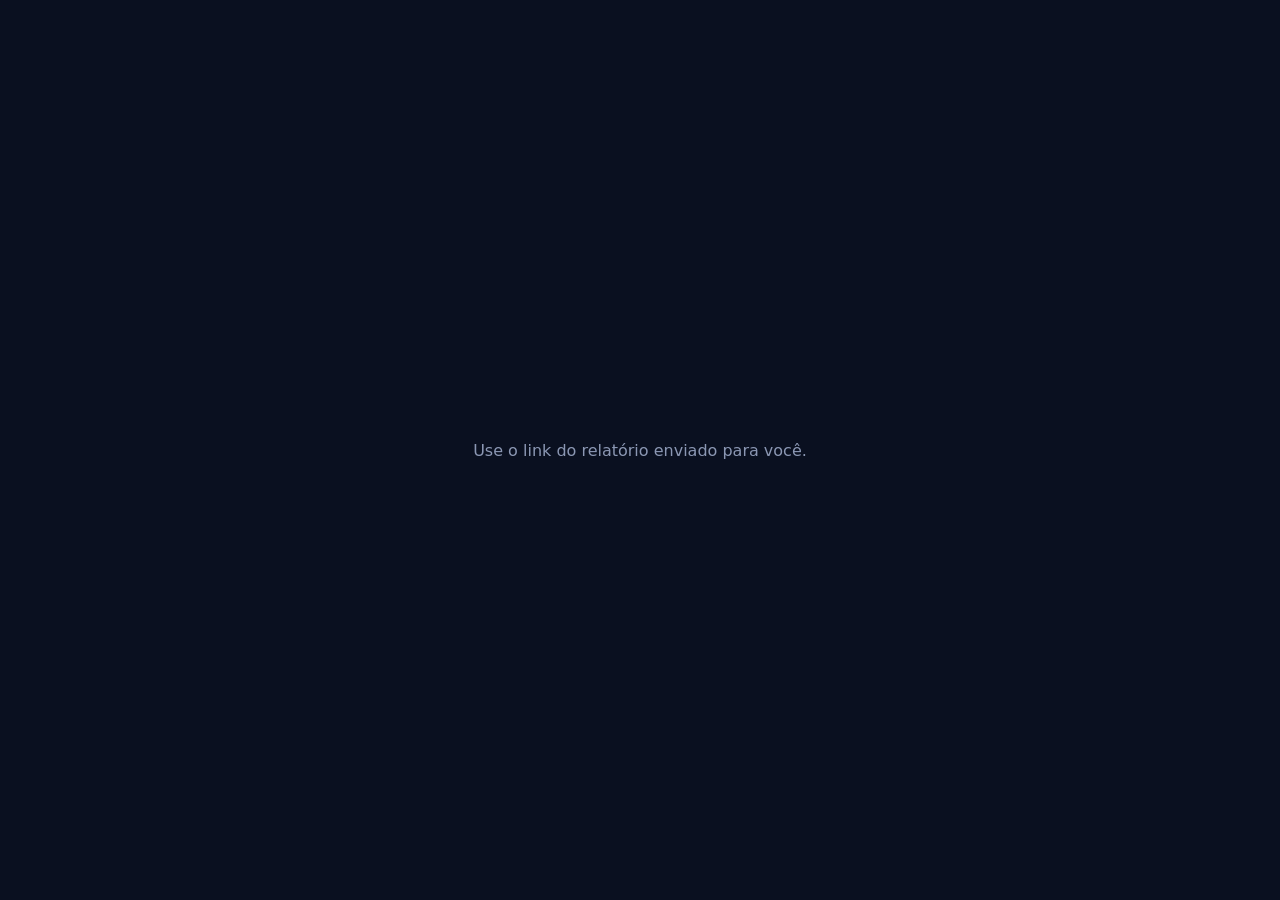
<file: index.html>
<!DOCTYPE html>
<html lang="pt-BR"><head><meta charset="utf-8"><meta name="robots" content="noindex, nofollow"><meta name="viewport" content="width=device-width, initial-scale=1"><title>Relatórios</title>
<style>body{margin:0;min-height:100vh;display:grid;place-items:center;background:#0a1020;color:#8b97b3;font-family:system-ui,sans-serif}</style></head>
<body><p>Use o link do relatório enviado para você.</p></body></html>
</file>
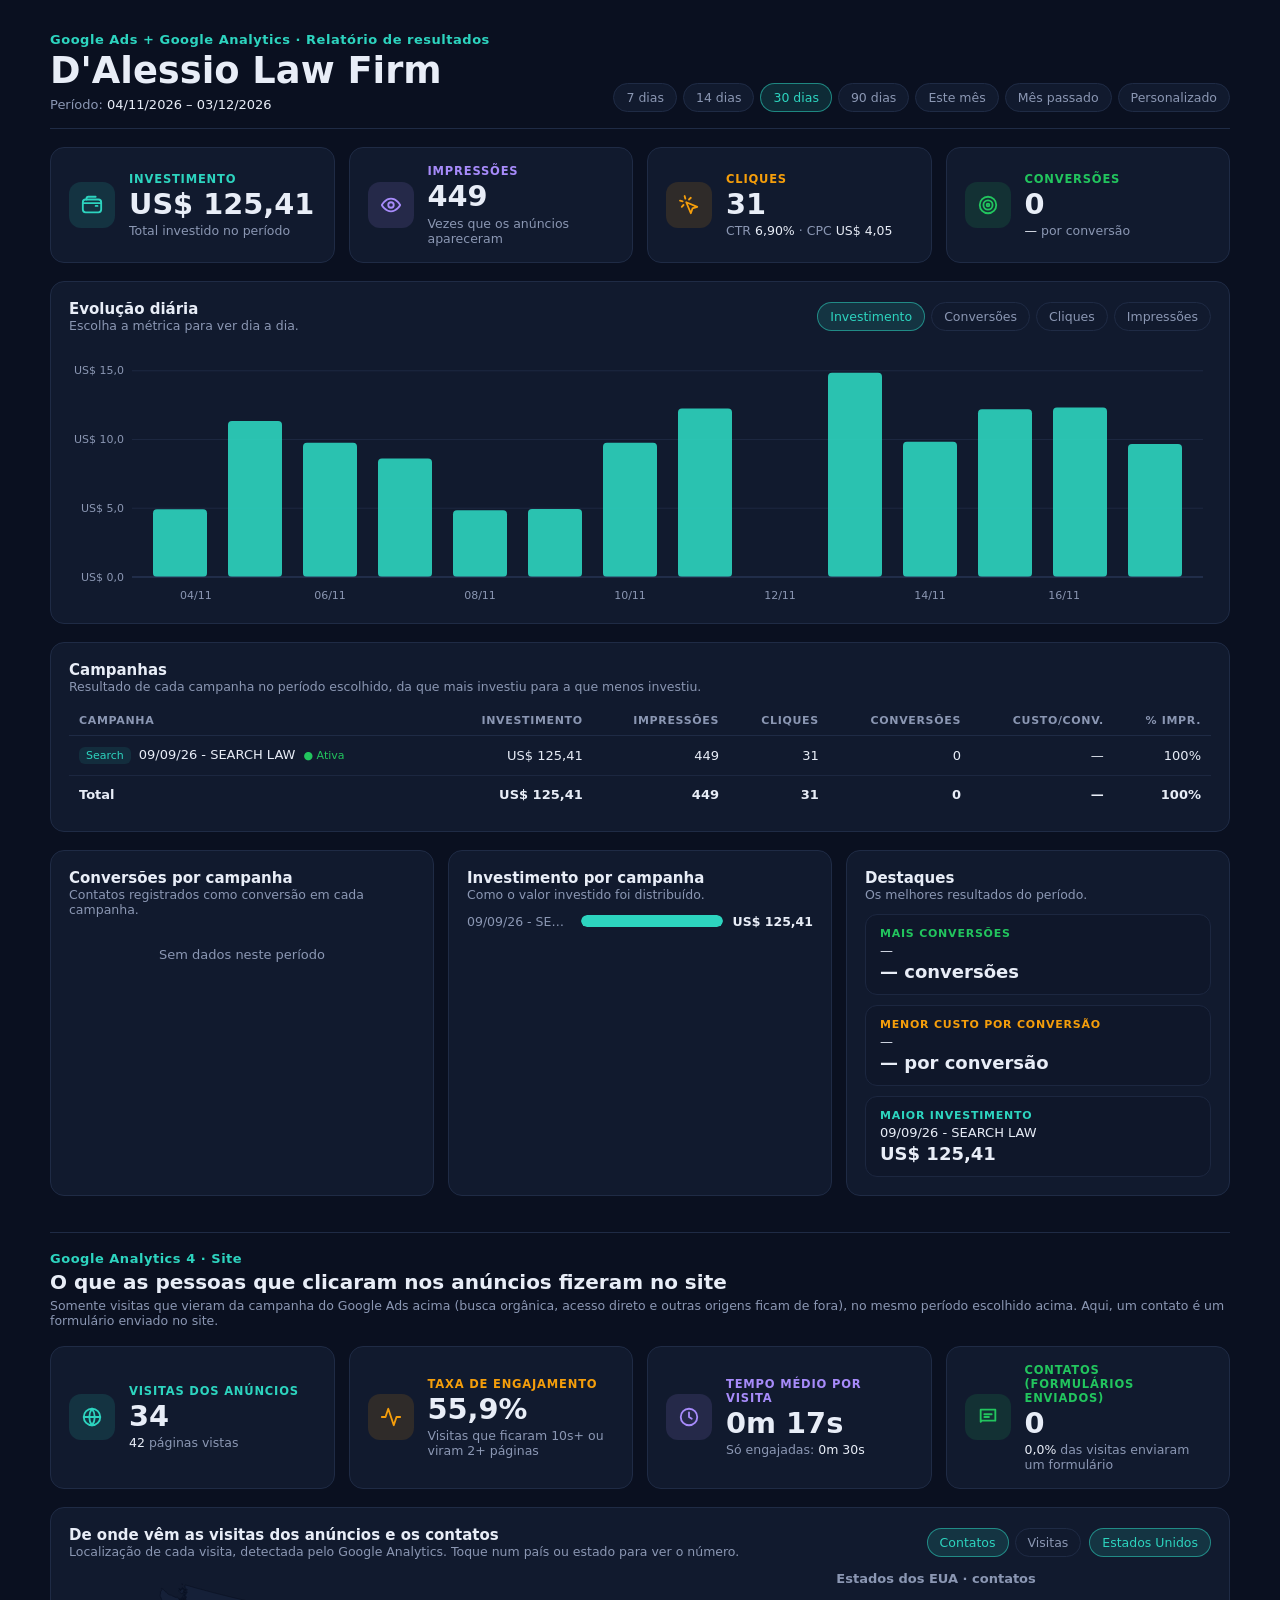
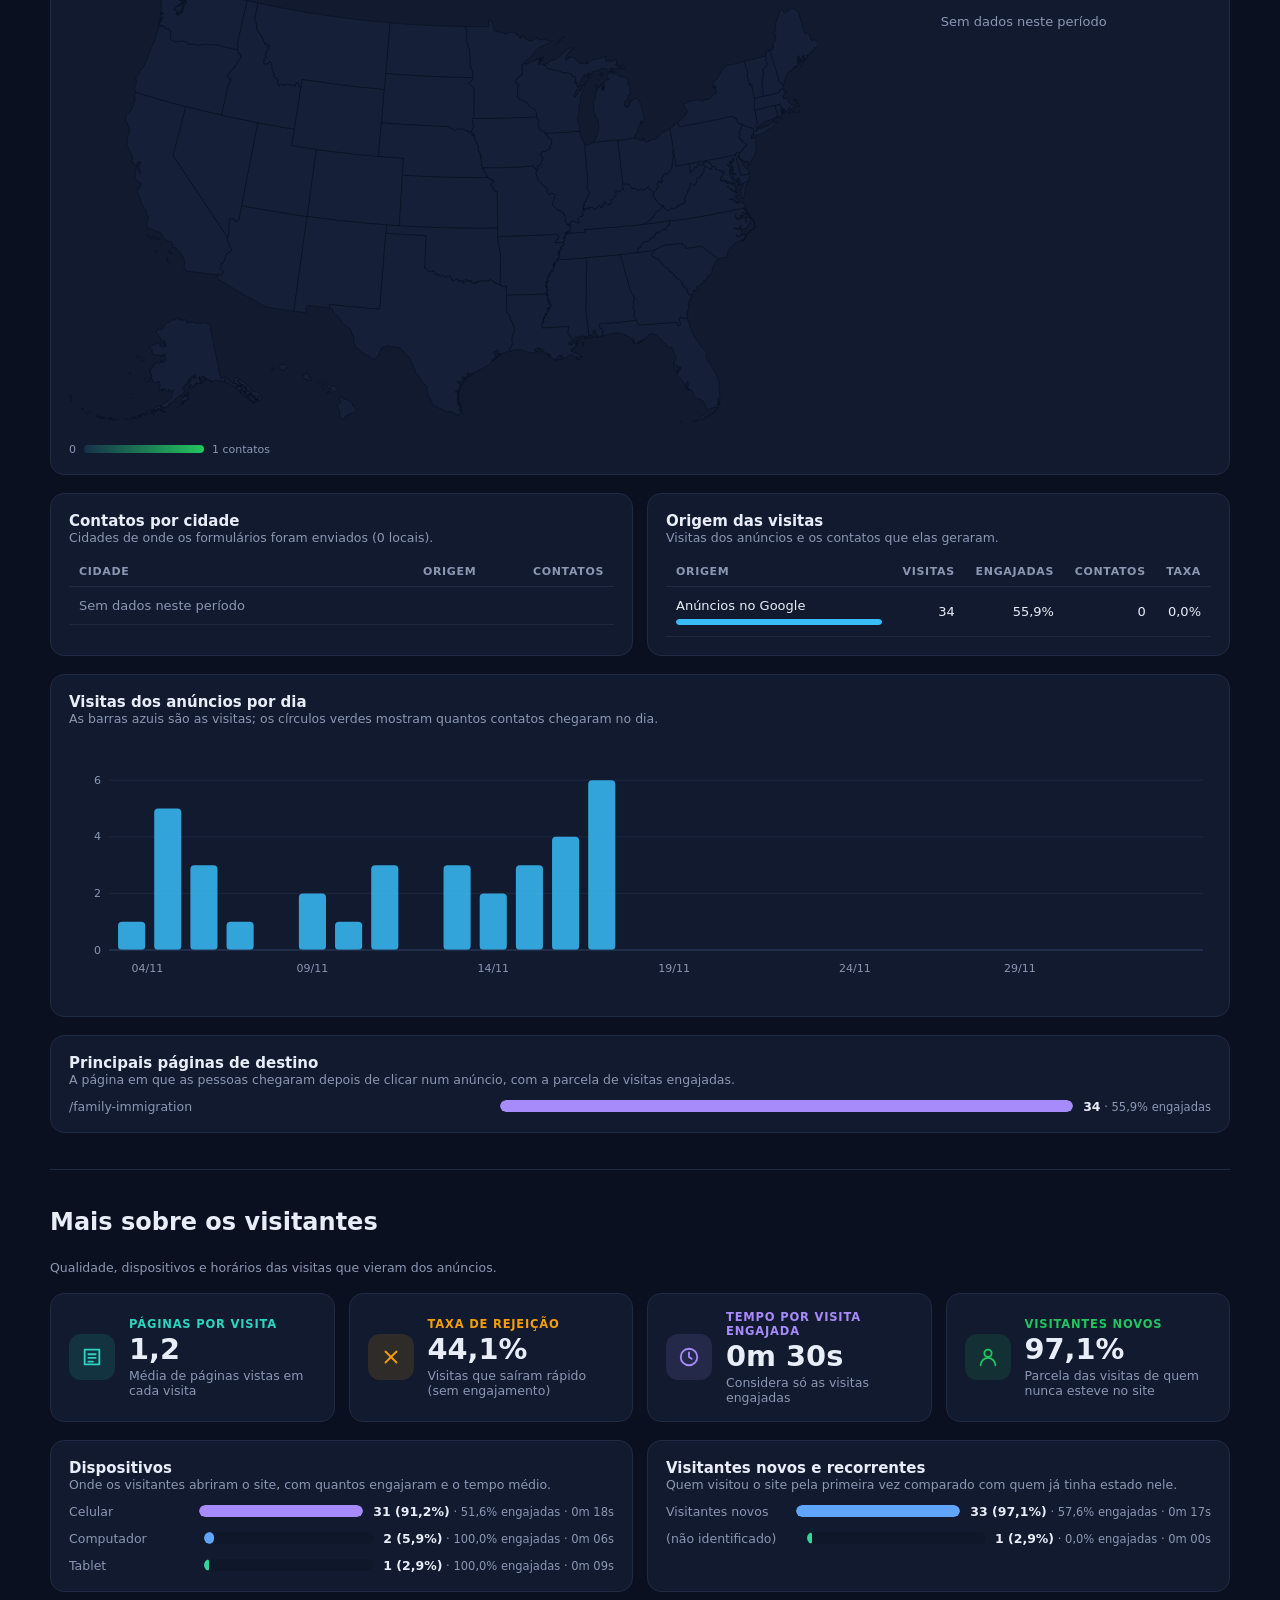
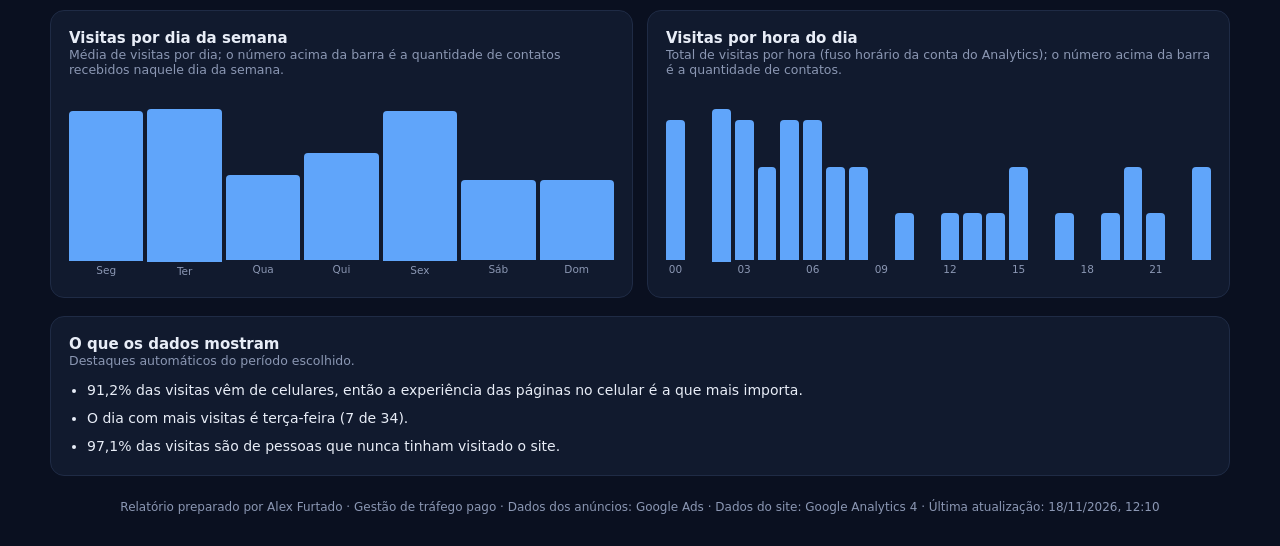
<file: dalessio-law-9605e0/index.html>
<!DOCTYPE html>
<html lang="pt-BR">
<head>
<meta charset="utf-8">
<meta name="viewport" content="width=device-width, initial-scale=1">
<meta name="robots" content="noindex, nofollow">
<meta name="theme-color" content="#0a1020">
<title>D'Alessio Law Firm – Google Ads · Relatório de resultados</title>
<link rel="stylesheet" href="../assets/style.css">
</head>
<body>
<div class="iv" id="topo">
 <div class="iv-wrap">
  <header class="iv-top">
   <div>
    <p class="iv-eyebrow">Google Ads + Google Analytics · Relatório de resultados</p>
    <h1 class="iv-title">D'Alessio Law Firm</h1>
    <p class="iv-period">Período: <b data-draw="periodo">—</b></p>
   </div>
   <div class="iv-filter" role="group" aria-label="Escolha o período">
    <div class="iv-presets">
     <button class="iv-btn" data-preset="7" aria-pressed="false">7 dias</button>
     <button class="iv-btn" data-preset="14" aria-pressed="false">14 dias</button>
     <button class="iv-btn" data-preset="30" aria-pressed="false">30 dias</button>
     <button class="iv-btn" data-preset="90" aria-pressed="false">90 dias</button>
     <button class="iv-btn" data-preset="mes" aria-pressed="false">Este mês</button>
     <button class="iv-btn" data-preset="mesant" aria-pressed="false">Mês passado</button>
     <button class="iv-btn" data-preset="custom" aria-pressed="false">Personalizado</button>
    </div>
    <div class="iv-dates iv-custom" hidden>
     <label>De <input type="date" class="iv-d1" min="2020-01-01" max="2099-12-31"></label>
     <label>Até <input type="date" class="iv-d2" min="2020-01-01" max="2099-12-31"></label>
     <button class="iv-btn on iv-apply">Aplicar</button>
     <span class="iv-hint">Dados disponíveis dos últimos 90 dias</span>
    </div>
   </div>
  </header>

  <p class="iv-fatal" hidden>Não foi possível carregar os dados agora. Tente atualizar a página em alguns minutos.</p>

  <p class="iv-empty" hidden>Não houve anúncios veiculando no período escolhido. Selecione outras datas.</p>

  <section class="iv-kpis" id="resumo" aria-label="Resumo do período">
   <div class="iv-kpi k1"><div class="iv-ic"><svg viewBox="0 0 24 24" fill="none" stroke="currentColor" stroke-width="2" stroke-linecap="round" stroke-linejoin="round"><rect x="2" y="6" width="20" height="14" rx="3"/><path d="M16 13h2"/><path d="M2 10h20"/><path d="M6 6V5a2 2 0 0 1 2-2h8"/></svg></div>
    <div><p class="iv-kl">Investimento</p><p class="iv-kv dash-skeleton" data-draw="kpi" data-k="inv" data-source="diario" data-fetchpriority="high">—</p><p class="iv-ks">Total investido no período</p></div></div>
   <div class="iv-kpi k2"><div class="iv-ic"><svg viewBox="0 0 24 24" fill="none" stroke="currentColor" stroke-width="2" stroke-linecap="round" stroke-linejoin="round"><path d="M2 12s3.5-7 10-7 10 7 10 7-3.5 7-10 7S2 12 2 12z"/><circle cx="12" cy="12" r="3"/></svg></div>
    <div><p class="iv-kl">Impressões</p><p class="iv-kv dash-skeleton" data-draw="kpi" data-k="imp" data-source="diario">—</p><p class="iv-ks">Vezes que os anúncios apareceram</p></div></div>
   <div class="iv-kpi k3"><div class="iv-ic"><svg viewBox="0 0 24 24" fill="none" stroke="currentColor" stroke-width="2" stroke-linecap="round" stroke-linejoin="round"><path d="M9 9l5 12 1.8-5.2L21 14z"/><path d="M7.2 2.2 8 5.1"/><path d="M5.1 8 2.2 7.2"/><path d="M14 4.1 12 6"/><path d="M6 12l-1.9 2"/></svg></div>
    <div><p class="iv-kl">Cliques</p><p class="iv-kv dash-skeleton" data-draw="kpi" data-k="cli" data-source="diario">—</p><p class="iv-ks">CTR <b data-draw="kpi" data-k="ctr" data-source="diario">—</b> · CPC <b data-draw="kpi" data-k="cpc" data-source="diario">—</b></p></div></div>
   <div class="iv-kpi k4"><div class="iv-ic"><svg viewBox="0 0 24 24" fill="none" stroke="currentColor" stroke-width="2" stroke-linecap="round" stroke-linejoin="round"><circle cx="12" cy="12" r="9"/><circle cx="12" cy="12" r="5"/><circle cx="12" cy="12" r="1.5"/></svg></div>
    <div><p class="iv-kl">Conversões</p><p class="iv-kv dash-skeleton" data-draw="kpi" data-k="conv" data-source="diario" data-fetchpriority="high">—</p><p class="iv-ks"><b data-draw="kpi" data-k="cpa" data-source="diario">—</b> por conversão</p></div></div>
  </section>

  <article class="iv-card" id="evolucao">
   <div class="iv-ch">
    <div><h2>Evolução diária</h2><p class="iv-note">Escolha a métrica para ver dia a dia.</p></div>
    <div class="iv-tabs">
     <button class="iv-btn" data-metric="investimento" aria-pressed="false">Investimento</button>
     <button class="iv-btn" data-metric="conversoes" aria-pressed="false">Conversões</button>
     <button class="iv-btn" data-metric="cliques" aria-pressed="false">Cliques</button>
     <button class="iv-btn" data-metric="impressoes" aria-pressed="false">Impressões</button>
    </div>
   </div>
   <div class="iv-chart" data-draw="trend" data-source="diario"></div>
  </article>

  <article class="iv-card" id="campanhas">
   <div><h2>Campanhas</h2><p class="iv-note">Resultado de cada campanha no período escolhido, da que mais investiu para a que menos investiu.</p></div>
   <div class="iv-tw" data-source="campanhas_dia">
    <table class="iv-table">
     <thead><tr><th>Campanha</th><th>Investimento</th><th class="iv-hide-sm">Impressões</th><th>Cliques</th><th>Conversões</th><th>Custo/conv.</th><th class="iv-hide-sm">% impr.</th></tr></thead>
     <tbody data-draw="tabela"></tbody>
     <tfoot><tr><td>Total</td><td data-draw="tot" data-k="inv">—</td><td class="iv-hide-sm" data-draw="tot" data-k="imp">—</td><td data-draw="tot" data-k="cli">—</td><td data-draw="tot" data-k="conv">—</td><td data-draw="tot" data-k="cpa">—</td><td class="iv-hide-sm" data-draw="tot" data-k="pct">—</td></tr></tfoot>
    </table>
   </div>
  </article>

  <section class="iv-grid">
   <article class="iv-card" id="conv-campanha">
    <div><h2>Conversões por campanha</h2><p class="iv-note">Contatos registrados como conversão em cada campanha.</p></div>
    <div class="iv-hbars" data-draw="cbars" data-k="conv" data-fmt="dec" data-source="campanhas_dia"></div>
   </article>
   <article class="iv-card" id="inv-campanha">
    <div><h2>Investimento por campanha</h2><p class="iv-note">Como o valor investido foi distribuído.</p></div>
    <div class="iv-hbars" data-draw="cbars" data-k="inv" data-fmt="brl" data-source="campanhas_dia"></div>
   </article>
   <article class="iv-card" id="destaques">
    <div><h2>Destaques</h2><p class="iv-note">Os melhores resultados do período.</p></div>
    <div class="iv-ins" data-source="campanhas_dia">
     <div class="iv-in b"><p class="t">Mais conversões</p><p class="n" data-draw="ins" data-k="conv_n">—</p><p class="v"><span data-draw="ins" data-k="conv_v">—</span> conversões</p></div>
     <div class="iv-in c"><p class="t">Menor custo por conversão</p><p class="n" data-draw="ins" data-k="cpa_n">—</p><p class="v"><span data-draw="ins" data-k="cpa_v">—</span> por conversão</p></div>
     <div class="iv-in a"><p class="t">Maior investimento</p><p class="n" data-draw="ins" data-k="inv_n">—</p><p class="v" data-draw="ins" data-k="inv_v">—</p></div>
    </div>
   </article>
  </section>


  <header class="ga-head" id="analytics">
   <p class="iv-eyebrow">Google Analytics 4 · Site</p>
   <h2 class="ga-h">O que as pessoas que clicaram nos anúncios fizeram no site</h2>
   <p class="iv-note">Somente visitas que vieram da campanha do Google Ads acima (busca orgânica, acesso direto e outras origens ficam de fora), no mesmo período escolhido acima. Aqui, um contato é um formulário enviado no site.</p>
   <p class="ga-alert" data-draw="ga-note" hidden></p>
  </header>

  <section class="iv-kpis ga-kpis" aria-label="Resumo do site">
   <div class="iv-kpi k1"><div class="iv-ic"><svg viewBox="0 0 24 24" fill="none" stroke="currentColor" stroke-width="2" stroke-linecap="round" stroke-linejoin="round"><path d="M3 12h18"/><path d="M12 3a15 15 0 0 1 0 18"/><path d="M12 3a15 15 0 0 0 0 18"/><circle cx="12" cy="12" r="9"/></svg></div>
    <div><p class="iv-kl">Visitas dos anúncios</p><p class="iv-kv dash-skeleton" data-draw="ga-kpi" data-k="ses" data-ga-src>—</p><p class="iv-ks"><b data-draw="ga-kpi" data-k="views">—</b> páginas vistas</p></div></div>
   <div class="iv-kpi k3"><div class="iv-ic"><svg viewBox="0 0 24 24" fill="none" stroke="currentColor" stroke-width="2" stroke-linecap="round" stroke-linejoin="round"><path d="M22 12h-4l-3 9L9 3l-3 9H2"/></svg></div>
    <div><p class="iv-kl">Taxa de engajamento</p><p class="iv-kv dash-skeleton" data-draw="ga-kpi" data-k="eng" data-ga-src>—</p><p class="iv-ks">Visitas que ficaram 10s+ ou viram 2+ páginas</p></div></div>
   <div class="iv-kpi k2"><div class="iv-ic"><svg viewBox="0 0 24 24" fill="none" stroke="currentColor" stroke-width="2" stroke-linecap="round" stroke-linejoin="round"><circle cx="12" cy="12" r="9"/><path d="M12 7v5l3 2"/></svg></div>
    <div><p class="iv-kl">Tempo médio por visita</p><p class="iv-kv dash-skeleton" data-draw="ga-kpi" data-k="tempo" data-ga-src>—</p><p class="iv-ks">Só engajadas: <b data-draw="ga2-kpi" data-k="tengaged">—</b></p></div></div>
   <div class="iv-kpi k4"><div class="iv-ic"><svg viewBox="0 0 24 24" fill="none" stroke="currentColor" stroke-width="2" stroke-linecap="round" stroke-linejoin="round"><path d="M4 4h16v12H5.2L4 17.2z"/><path d="M8 9h8"/><path d="M8 12h5"/></svg></div>
    <div><p class="iv-kl">Contatos (formulários enviados)</p><p class="iv-kv dash-skeleton" data-draw="ga-kpi" data-k="leads" data-ga-src>—</p><p class="iv-ks"><b data-draw="ga-kpi" data-k="lrate">—</b> das visitas enviaram um formulário</p></div></div>
  </section>

  <article class="iv-card" id="ga-mapa">
   <div class="iv-ch">
    <div><h2>De onde vêm as visitas dos anúncios e os contatos</h2><p class="iv-note">Localização de cada visita, detectada pelo Google Analytics. Toque num país ou estado para ver o número.</p></div>
    <div class="ga-ctl">
     <div class="iv-tabs"><button class="iv-btn" data-gmet="leads" aria-pressed="false">Contatos</button><button class="iv-btn" data-gmet="ses" aria-pressed="false">Visitas</button></div>
     <div class="iv-tabs"><button class="iv-btn" data-gmap="us" aria-pressed="false">Estados Unidos</button></div>
    </div>
   </div>
   <div class="ga-mapwrap">
    <div class="ga-map" data-draw="ga-map"></div>
    <div><h3 class="ga-h3" data-draw="ga-areas-title">Ranking</h3><div class="iv-hbars" data-draw="ga-areas"></div></div>
   </div>
  </article>

  <section class="iv-grid">
   <article class="iv-card" id="ga-cidades">
    <div><h2>Contatos por cidade</h2><p class="iv-note">Cidades de onde os formulários foram enviados (<span data-draw="ga-cidades-n">—</span> locais).</p></div>
    <div class="iv-tw"><table class="iv-table"><thead><tr><th>Cidade</th><th class="iv-hide-sm">Origem</th><th>Contatos</th></tr></thead><tbody data-draw="ga-cidades"></tbody></table></div>
   </article>
   <article class="iv-card" id="ga-canais">
    <div><h2>Origem das visitas</h2><p class="iv-note">Visitas dos anúncios e os contatos que elas geraram.</p></div>
    <div class="iv-tw"><table class="iv-table"><thead><tr><th>Origem</th><th>Visitas</th><th class="iv-hide-sm">Engajadas</th><th>Contatos</th><th class="iv-hide-sm">Taxa</th></tr></thead><tbody data-draw="ga-canais"></tbody></table></div>
   </article>
  </section>

  <article class="iv-card" id="ga-evolucao">
   <div><h2>Visitas dos anúncios por dia</h2><p class="iv-note">As barras azuis são as visitas; os círculos verdes mostram quantos contatos chegaram no dia.</p></div>
   <div class="iv-chart" data-draw="ga-trend"></div>
  </article>

  <article class="iv-card" id="ga-paginas">
   <div><h2>Principais páginas de destino</h2><p class="iv-note">A página em que as pessoas chegaram depois de clicar num anúncio, com a parcela de visitas engajadas.</p></div>
   <div class="iv-hbars" data-draw="ga-paginas"></div>
  </article>

  <header class="ga-head" id="analytics-more"><h2>Mais sobre os visitantes</h2><p class="iv-note">Qualidade, dispositivos e horários das visitas que vieram dos anúncios.</p></header>
  <section class="iv-kpis ga-kpis" aria-label="Qualidade das visitas">
   <div class="iv-kpi k1"><div class="iv-ic"><svg viewBox="0 0 24 24" fill="none" stroke="currentColor" stroke-width="2" stroke-linecap="round" stroke-linejoin="round"><path d="M4 4h16v16H4z"/><path d="M8 9h8"/><path d="M8 13h8"/><path d="M8 17h5"/></svg></div>
    <div><p class="iv-kl">Páginas por visita</p><p class="iv-kv dash-skeleton" data-draw="ga2-kpi" data-k="ppv">—</p><p class="iv-ks">Média de páginas vistas em cada visita</p></div></div>
   <div class="iv-kpi k3"><div class="iv-ic"><svg viewBox="0 0 24 24" fill="none" stroke="currentColor" stroke-width="2" stroke-linecap="round" stroke-linejoin="round"><path d="M18 6 6 18"/><path d="m6 6 12 12"/></svg></div>
    <div><p class="iv-kl">Taxa de rejeição</p><p class="iv-kv dash-skeleton" data-draw="ga2-kpi" data-k="bounce">—</p><p class="iv-ks">Visitas que saíram rápido (sem engajamento)</p></div></div>
   <div class="iv-kpi k2"><div class="iv-ic"><svg viewBox="0 0 24 24" fill="none" stroke="currentColor" stroke-width="2" stroke-linecap="round" stroke-linejoin="round"><circle cx="12" cy="12" r="9"/><path d="M12 7v5l3 2"/></svg></div>
    <div><p class="iv-kl">Tempo por visita engajada</p><p class="iv-kv dash-skeleton" data-draw="ga2-kpi" data-k="tengaged">—</p><p class="iv-ks">Considera só as visitas engajadas</p></div></div>
   <div class="iv-kpi k4"><div class="iv-ic"><svg viewBox="0 0 24 24" fill="none" stroke="currentColor" stroke-width="2" stroke-linecap="round" stroke-linejoin="round"><circle cx="12" cy="8" r="4"/><path d="M4 21a8 8 0 0 1 16 0"/></svg></div>
    <div><p class="iv-kl">Visitantes novos</p><p class="iv-kv dash-skeleton" data-draw="ga2-kpi" data-k="newshare">—</p><p class="iv-ks">Parcela das visitas de quem nunca esteve no site</p></div></div>
  </section>

  <section class="iv-grid">
   <article class="iv-card" id="ga2-dispositivo-card">
    <div><h2>Dispositivos</h2><p class="iv-note">Onde os visitantes abriram o site, com quantos engajaram e o tempo médio.</p></div>
    <div class="iv-hbars" data-draw="ga2-dispositivo"></div>
   </article>
   <article class="iv-card" id="ga2-usuario-card">
    <div><h2>Visitantes novos e recorrentes</h2><p class="iv-note">Quem visitou o site pela primeira vez comparado com quem já tinha estado nele.</p></div>
    <div class="iv-hbars" data-draw="ga2-usuario"></div>
   </article>
  </section>

  <section class="iv-grid">
   <article class="iv-card" id="ga2-semana-card">
    <div><h2>Visitas por dia da semana</h2><p class="iv-note">Média de visitas por dia; o número acima da barra é a quantidade de contatos recebidos naquele dia da semana.</p></div>
    <div data-draw="ga2-semana"></div>
   </article>
   <article class="iv-card" id="ga2-hora-card">
    <div><h2>Visitas por hora do dia</h2><p class="iv-note">Total de visitas por hora (fuso horário da conta do Analytics); o número acima da barra é a quantidade de contatos.</p></div>
    <div data-draw="ga2-hora"></div>
   </article>
  </section>

  <article class="iv-card" id="ga2-insights-card">
   <div><h2>O que os dados mostram</h2><p class="iv-note">Destaques automáticos do período escolhido.</p></div>
   <div data-draw="ga2-insights"></div>
  </article>

  <p class="iv-foot">Relatório preparado por Alex Furtado · Gestão de tráfego pago · Dados dos anúncios: Google Ads · Dados do site: Google Analytics 4 · Última atualização: <span data-draw="upd">—</span></p>
 </div>
</div>
<script src="../assets/d3.min.js"></script>
<script src="../assets/shim.js"></script>
<script>
window.IV = {"loc": "pt-BR", "cur": "USD", "palette": ["#2dd4bf", "#3b82f6", "#f59e0b", "#a78bfa", "#ec4899", "#22c55e", "#38bdf8", "#f97316"], "t": {"fail": "Não carregou", "none": "Sem dados neste período"}, "metrics": {"investimento": {"label": "Investimento", "fmt": "brl", "color": "#2dd4bf"}, "conversoes": {"label": "Conversões", "fmt": "dec", "color": "#22c55e"}, "cliques": {"label": "Cliques", "fmt": "int", "color": "#f59e0b"}, "impressoes": {"label": "Impressões", "fmt": "int", "color": "#a78bfa"}}};
</script>
<script src="../assets/topojson-client.min.js"></script>
<script src="../assets/app.js"></script>
<script>window.GA = {"views": ["us"], "t": {"sessions": "Visitas", "leads": "Contatos", "since": "Dados do site (Analytics) disponíveis a partir de", "topStates": "Estados dos EUA", "topCountries": "Países", "home": "Página inicial", "engaged": "engajadas", "unknown": "Cidade não identificada"}, "names": {"United States": "Estados Unidos", "Canada": "Canadá", "Mexico": "México", "Brazil": "Brasil", "United Kingdom": "Reino Unido", "Germany": "Alemanha", "France": "França", "Spain": "Espanha", "Italy": "Itália", "Portugal": "Portugal", "Netherlands": "Holanda", "Ireland": "Irlanda", "Australia": "Austrália", "India": "Índia", "China": "China", "Japan": "Japão", "Russia": "Rússia", "Poland": "Polônia", "Argentina": "Argentina", "Colombia": "Colômbia", "Chile": "Chile", "Peru": "Peru", "Venezuela": "Venezuela", "Philippines": "Filipinas", "Nigeria": "Nigéria", "South Africa": "África do Sul", "Israel": "Israel", "Turkey": "Turquia", "Türkiye": "Turquia", "Ukraine": "Ucrânia", "Switzerland": "Suíça", "Sweden": "Suécia", "Norway": "Noruega", "Denmark": "Dinamarca", "Belgium": "Bélgica", "Austria": "Áustria", "Greece": "Grécia", "Egypt": "Egito", "Pakistan": "Paquistão", "Bangladesh": "Bangladesh", "Indonesia": "Indonésia", "Vietnam": "Vietnã", "Thailand": "Tailândia", "South Korea": "Coreia do Sul", "Singapore": "Singapura", "New Zealand": "Nova Zelândia", "United Arab Emirates": "Emirados Árabes Unidos", "Saudi Arabia": "Arábia Saudita", "Dominican Republic": "República Dominicana", "Costa Rica": "Costa Rica", "Ecuador": "Equador", "Jamaica": "Jamaica", "Cuba": "Cuba", "Haiti": "Haiti", "El Salvador": "El Salvador", "Guatemala": "Guatemala", "Honduras": "Honduras", "Panama": "Panamá", "Kenya": "Quênia", "Ghana": "Gana", "Morocco": "Marrocos", "Iran": "Irã", "Iraq": "Iraque", "Romania": "Romênia", "Czechia": "Tchéquia", "Hungary": "Hungria", "Bulgaria": "Bulgária", "Serbia": "Sérvia", "Croatia": "Croácia", "Lebanon": "Líbano", "Jordan": "Jordânia", "Taiwan": "Taiwan", "Hong Kong": "Hong Kong", "Malaysia": "Malásia", "Sri Lanka": "Sri Lanka", "Nepal": "Nepal", "Finland": "Finlândia", "Latvia": "Letônia", "Lithuania": "Lituânia", "Estonia": "Estônia", "Cyprus": "Chipre", "Luxembourg": "Luxemburgo", "Iceland": "Islândia", "Uruguay": "Uruguai", "Paraguay": "Paraguai", "Bolivia": "Bolívia", "Trinidad & Tobago": "Trinidad e Tobago", "Bahamas": "Bahamas", "Puerto Rico": "Porto Rico", "(not set)": "(não identificado)", "Alabama": "Alabama", "Alaska": "Alasca", "Arizona": "Arizona", "Arkansas": "Arkansas", "California": "Califórnia", "Colorado": "Colorado", "Connecticut": "Connecticut", "Delaware": "Delaware", "Florida": "Flórida", "Georgia": "Geórgia", "Hawaii": "Havaí", "Idaho": "Idaho", "Illinois": "Illinois", "Indiana": "Indiana", "Iowa": "Iowa", "Kansas": "Kansas", "Kentucky": "Kentucky", "Louisiana": "Luisiana", "Maine": "Maine", "Maryland": "Maryland", "Massachusetts": "Massachusetts", "Michigan": "Michigan", "Minnesota": "Minnesota", "Mississippi": "Mississippi", "Missouri": "Missouri", "Montana": "Montana", "Nebraska": "Nebraska", "Nevada": "Nevada", "New Hampshire": "New Hampshire", "New Jersey": "Nova Jersey", "New Mexico": "Novo México", "New York": "Nova York", "North Carolina": "Carolina do Norte", "North Dakota": "Dakota do Norte", "Ohio": "Ohio", "Oklahoma": "Oklahoma", "Oregon": "Oregon", "Pennsylvania": "Pensilvânia", "Rhode Island": "Rhode Island", "South Carolina": "Carolina do Sul", "South Dakota": "Dakota do Sul", "Tennessee": "Tennessee", "Texas": "Texas", "Utah": "Utah", "Vermont": "Vermont", "Virginia": "Virgínia", "Washington": "Washington", "West Virginia": "Virgínia Ocidental", "Wisconsin": "Wisconsin", "Wyoming": "Wyoming", "District of Columbia": "Distrito de Columbia", "Direct": "Acesso direto", "Organic Search": "Busca orgânica (Google)", "Paid Search": "Anúncios no Google", "Referral": "Indicação de outro site", "Organic Social": "Redes sociais", "Paid Social": "Anúncios em redes sociais", "Unassigned": "Não identificada", "Email": "E-mail", "AI Assistant": "Assistente de IA", "Cross-network": "Várias redes (Google)", "Display": "Display", "Organic Video": "Vídeo (orgânico)"}};</script>
<script src="../assets/ga.js"></script>
<script>window.GA2 = {"t": {}};</script>
<script src="../assets/ga2.js"></script>
<script>
dash.draw('upd', (el) => { const a = dash.meta().atualizado; el.textContent = a ? new Date(a).toLocaleString('pt-BR', { day: '2-digit', month: '2-digit', year: 'numeric', hour: '2-digit', minute: '2-digit' }) : '—'; });
dash.onData(() => { document.querySelectorAll('.iv-fatal').forEach((e) => { e.hidden = dash.data('diario').status !== 'error'; }); });
dash.load('data.json');
</script>
</body>
</html>
</file>
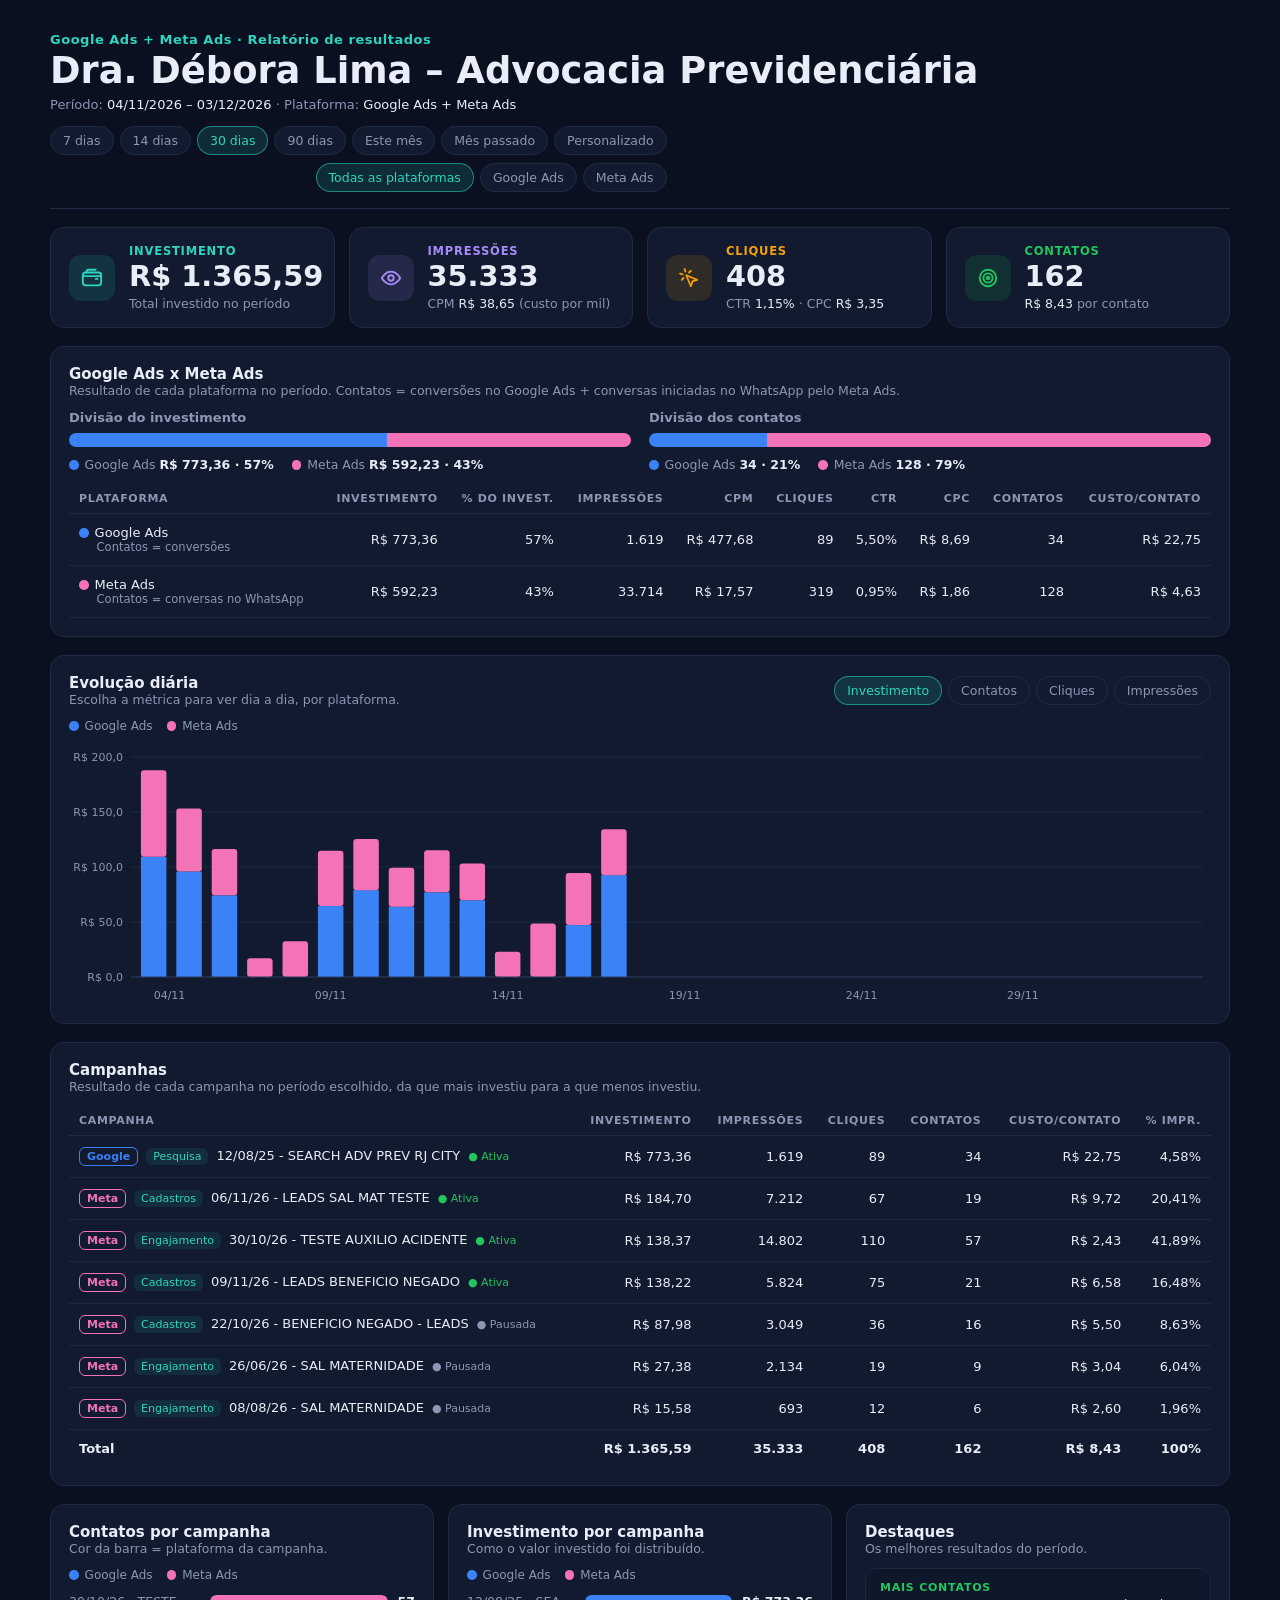
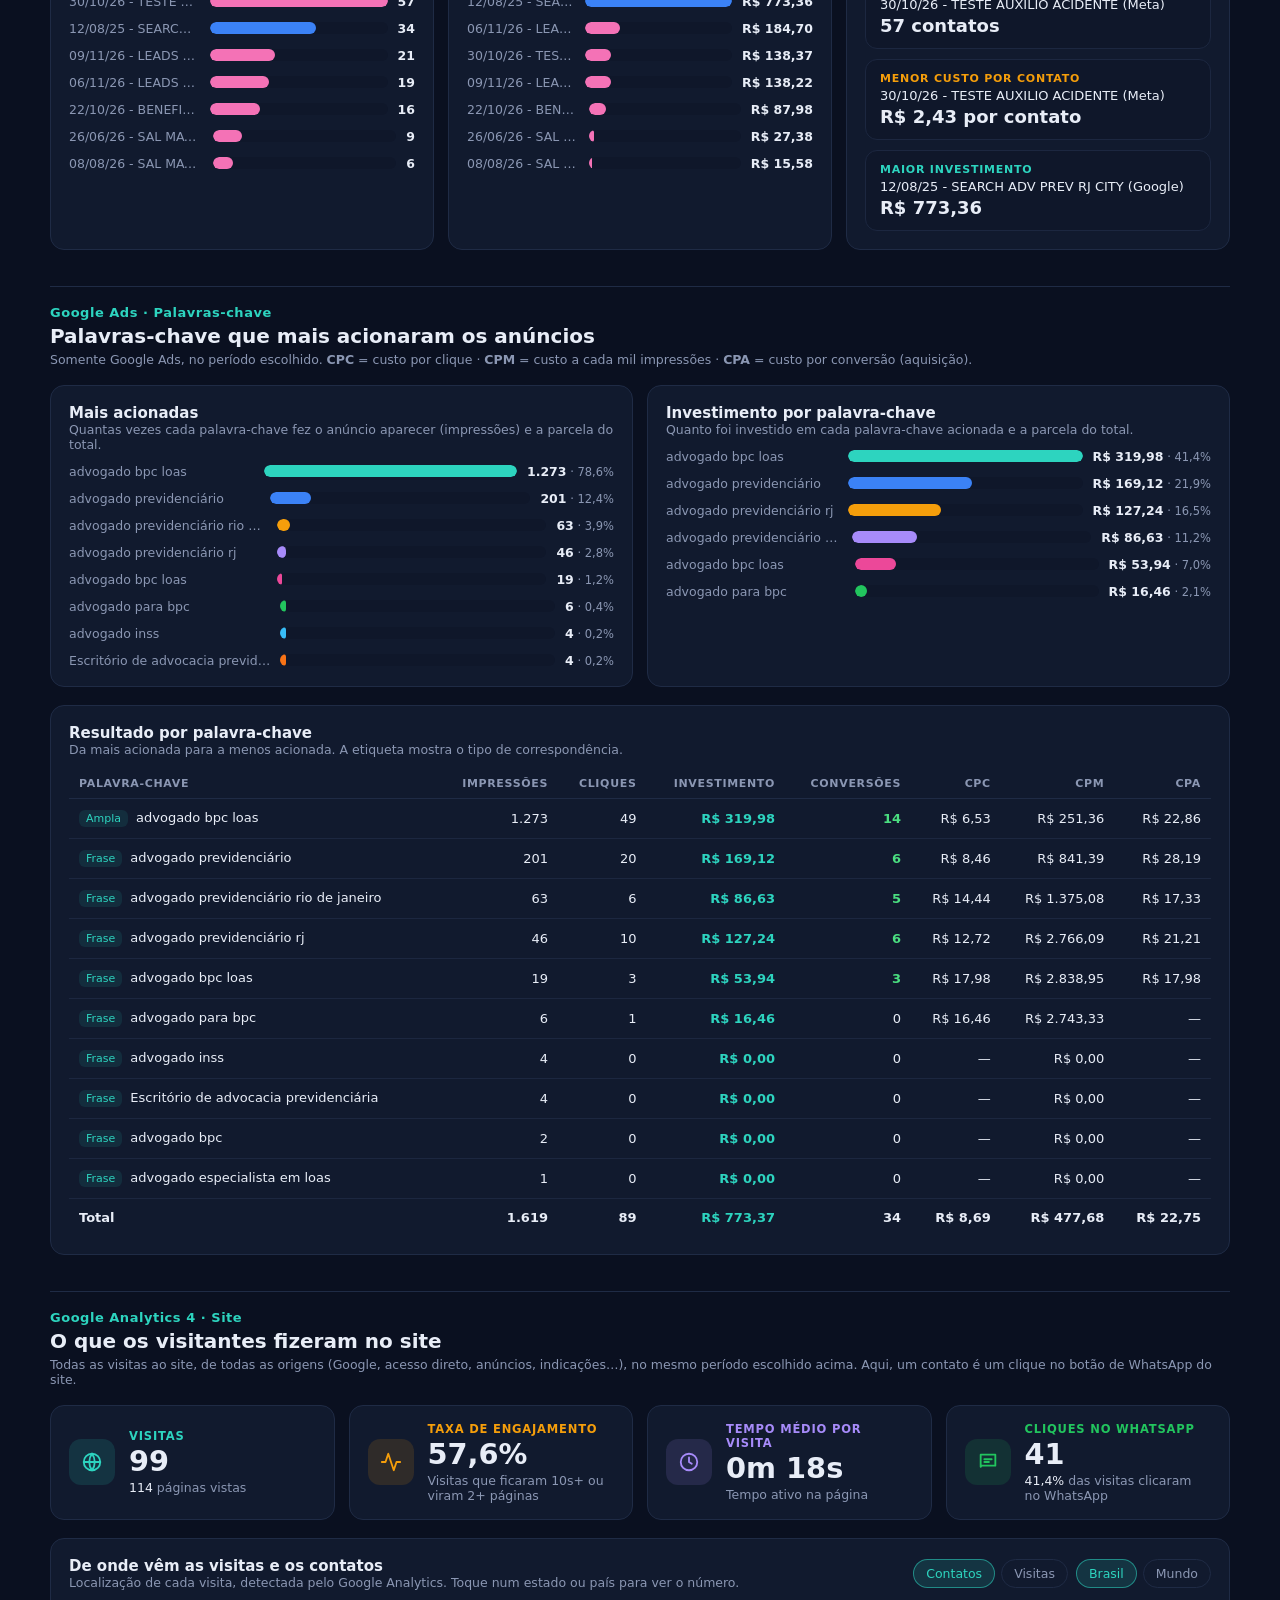
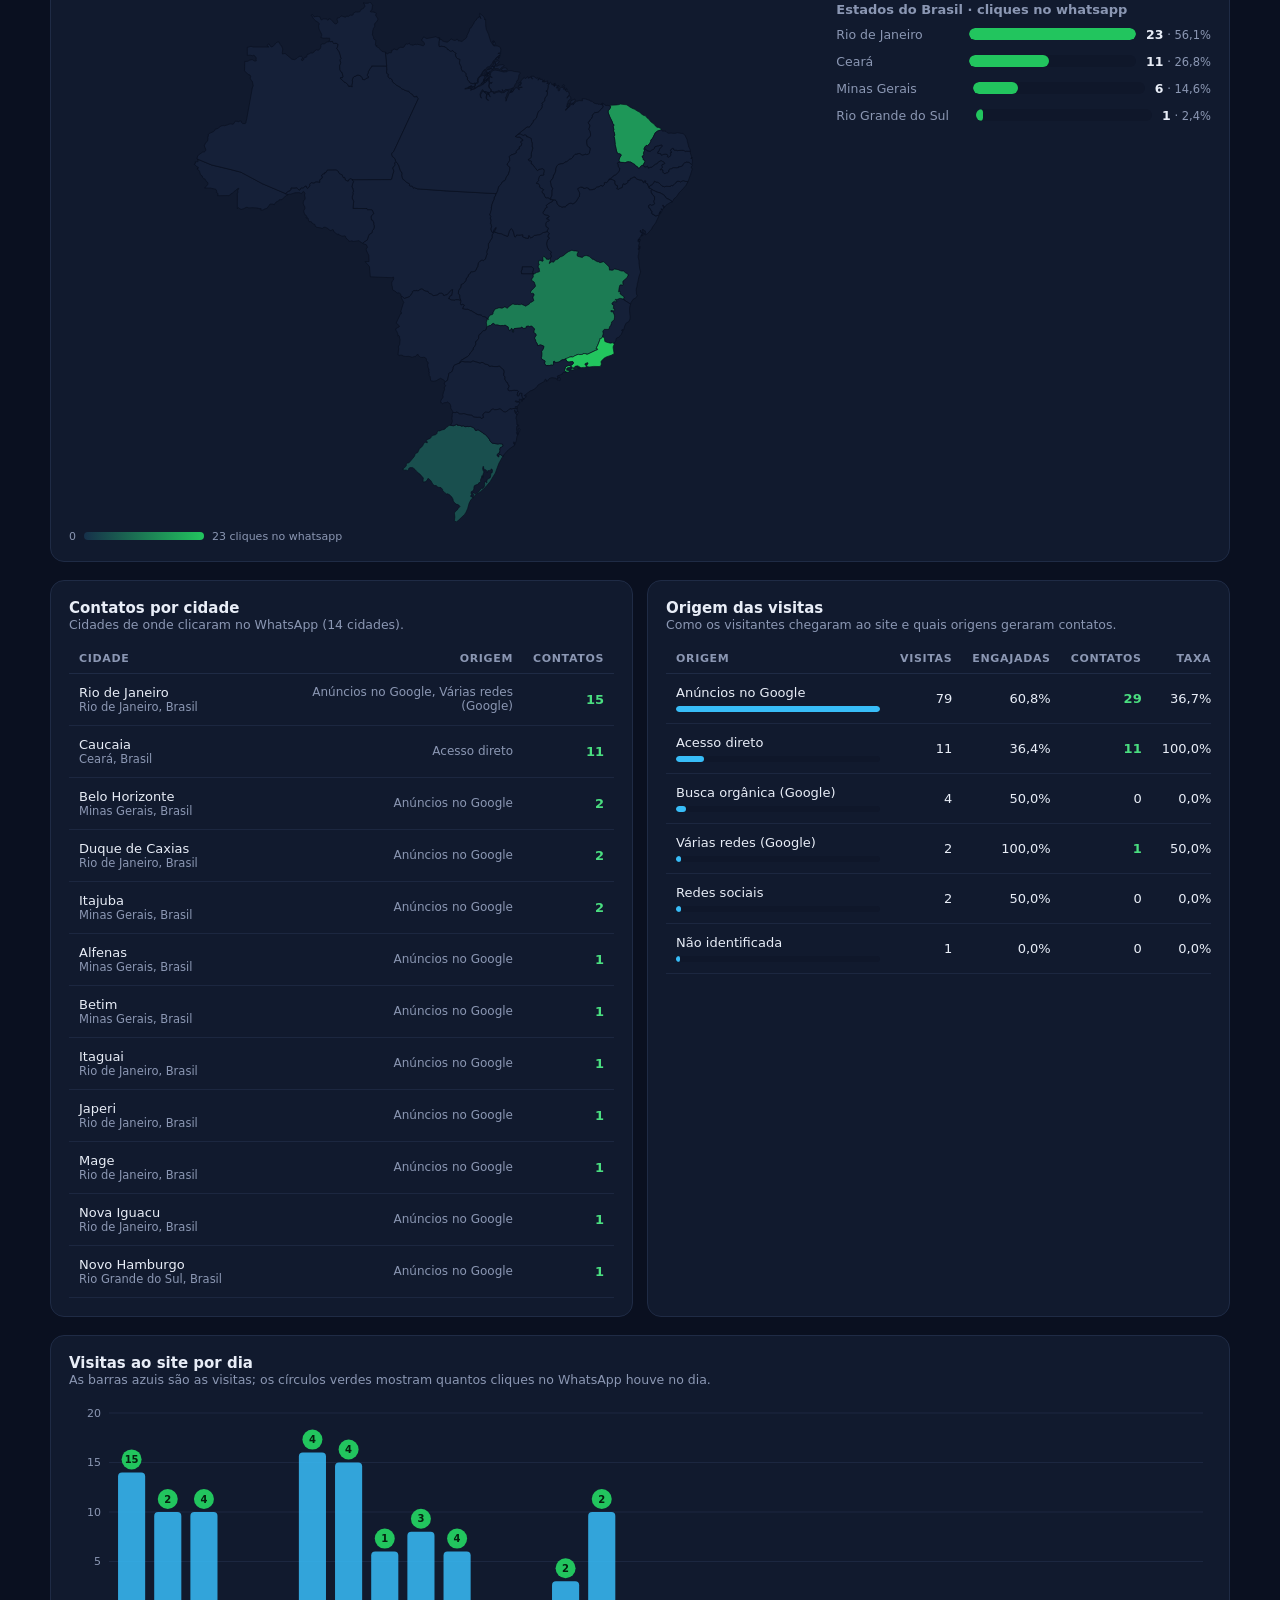
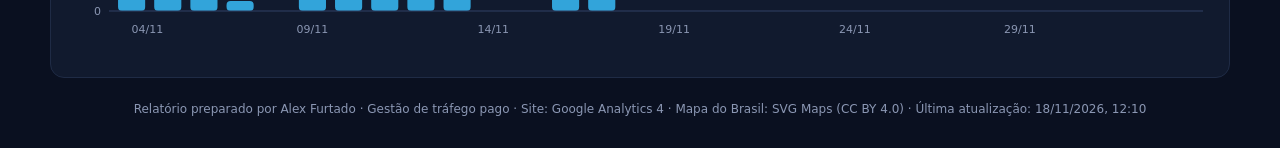
<file: debora-lima-894def/index.html>
<!DOCTYPE html>
<html lang="pt-BR">
<head>
<meta charset="utf-8">
<meta name="viewport" content="width=device-width, initial-scale=1">
<meta name="robots" content="noindex, nofollow">
<meta name="theme-color" content="#0a1020">
<title>Dra. Débora Lima – Advocacia Previdenciária – Google Ads + Meta Ads · Relatório de resultados</title>
<link rel="stylesheet" href="../assets/style.css">
</head>
<body>
<div class="iv" id="topo">
 <div class="iv-wrap">
  <header class="iv-top">
   <div>
    <p class="iv-eyebrow">Google Ads + Meta Ads · Relatório de resultados</p>
    <h1 class="iv-title">Dra. Débora Lima – Advocacia Previdenciária</h1>
    <p class="iv-period">Período: <b data-draw="periodo">—</b> · Plataforma: <b data-draw="platname">—</b></p>
   </div>
   <div class="iv-filter" role="group" aria-label="Escolha o período e a plataforma">
    <div class="iv-presets">
     <button class="iv-btn" data-preset="7" aria-pressed="false">7 dias</button>
     <button class="iv-btn" data-preset="14" aria-pressed="false">14 dias</button>
     <button class="iv-btn" data-preset="30" aria-pressed="false">30 dias</button>
     <button class="iv-btn" data-preset="90" aria-pressed="false">90 dias</button>
     <button class="iv-btn" data-preset="mes" aria-pressed="false">Este mês</button>
     <button class="iv-btn" data-preset="mesant" aria-pressed="false">Mês passado</button>
     <button class="iv-btn" data-preset="custom" aria-pressed="false">Personalizado</button>
    </div>
    <div class="iv-dates iv-custom" hidden>
     <label>De <input type="date" class="iv-d1" min="2020-01-01" max="2099-12-31"></label>
     <label>Até <input type="date" class="iv-d2" min="2020-01-01" max="2099-12-31"></label>
     <button class="iv-btn on iv-apply">Aplicar</button>
     <span class="iv-hint">Dados disponíveis dos últimos 90 dias</span>
    </div>
    <div class="iv-plats" role="group" aria-label="Plataforma">
     <button class="iv-btn" data-plat="all" aria-pressed="false">Todas as plataformas</button>
     <button class="iv-btn" data-plat="Google Ads" aria-pressed="false">Google Ads</button>
     <button class="iv-btn" data-plat="Meta Ads" aria-pressed="false">Meta Ads</button>
    </div>
   </div>
  </header>

  <p class="iv-fatal" hidden>Não foi possível carregar os dados agora. Tente atualizar a página em alguns minutos.</p>

  <p class="iv-empty" hidden>Não houve anúncios veiculando no período escolhido. Selecione outras datas.</p>

  <section class="iv-kpis" id="resumo" aria-label="Resumo do período">
   <div class="iv-kpi k1"><div class="iv-ic"><svg viewBox="0 0 24 24" fill="none" stroke="currentColor" stroke-width="2" stroke-linecap="round" stroke-linejoin="round"><rect x="2" y="6" width="20" height="14" rx="3"/><path d="M16 13h2"/><path d="M2 10h20"/><path d="M6 6V5a2 2 0 0 1 2-2h8"/></svg></div>
    <div><p class="iv-kl">Investimento</p><p class="iv-kv dash-skeleton" data-draw="kpi" data-k="inv">—</p><p class="iv-ks">Total investido no período</p></div></div>
   <div class="iv-kpi k2"><div class="iv-ic"><svg viewBox="0 0 24 24" fill="none" stroke="currentColor" stroke-width="2" stroke-linecap="round" stroke-linejoin="round"><path d="M2 12s3.5-7 10-7 10 7 10 7-3.5 7-10 7S2 12 2 12z"/><circle cx="12" cy="12" r="3"/></svg></div>
    <div><p class="iv-kl">Impressões</p><p class="iv-kv dash-skeleton" data-draw="kpi" data-k="imp">—</p><p class="iv-ks">CPM <b data-draw="kpi" data-k="cpm">—</b> (custo por mil)</p></div></div>
   <div class="iv-kpi k3"><div class="iv-ic"><svg viewBox="0 0 24 24" fill="none" stroke="currentColor" stroke-width="2" stroke-linecap="round" stroke-linejoin="round"><path d="M9 9l5 12 1.8-5.2L21 14z"/><path d="M7.2 2.2 8 5.1"/><path d="M5.1 8 2.2 7.2"/><path d="M14 4.1 12 6"/><path d="M6 12l-1.9 2"/></svg></div>
    <div><p class="iv-kl">Cliques</p><p class="iv-kv dash-skeleton" data-draw="kpi" data-k="cli">—</p><p class="iv-ks">CTR <b data-draw="kpi" data-k="ctr">—</b> · CPC <b data-draw="kpi" data-k="cpc">—</b></p></div></div>
   <div class="iv-kpi k4"><div class="iv-ic"><svg viewBox="0 0 24 24" fill="none" stroke="currentColor" stroke-width="2" stroke-linecap="round" stroke-linejoin="round"><circle cx="12" cy="12" r="9"/><circle cx="12" cy="12" r="5"/><circle cx="12" cy="12" r="1.5"/></svg></div>
    <div><p class="iv-kl">Contatos</p><p class="iv-kv dash-skeleton" data-draw="kpi" data-k="conv">—</p><p class="iv-ks"><b data-draw="kpi" data-k="cpa">—</b> por contato</p></div></div>
  </section>

  <article class="iv-card" id="plataformas">
   <div><h2>Google Ads x Meta Ads</h2><p class="iv-note">Resultado de cada plataforma no período. Contatos = conversões no Google Ads + conversas iniciadas no WhatsApp pelo Meta Ads.</p></div>
   <div class="iv-sub2">
    <div><h3>Divisão do investimento</h3><div data-draw="share" data-k="inv" data-fmt="brl"></div></div>
    <div><h3>Divisão dos contatos</h3><div data-draw="share" data-k="conv" data-fmt="dec"></div></div>
   </div>
   <div class="iv-tw">
    <table class="iv-table">
     <thead><tr><th>Plataforma</th><th>Investimento</th><th class="iv-hide-sm">% do invest.</th><th class="iv-hide-sm">Impressões</th><th class="iv-hide-sm">CPM</th><th>Cliques</th><th class="iv-hide-sm">CTR</th><th class="iv-hide-sm">CPC</th><th>Contatos</th><th>Custo/contato</th></tr></thead>
     <tbody data-draw="platcmp"></tbody>
    </table>
   </div>
  </article>

  <article class="iv-card" id="evolucao">
   <div class="iv-ch">
    <div><h2>Evolução diária</h2><p class="iv-note">Escolha a métrica para ver dia a dia, por plataforma.</p></div>
    <div class="iv-tabs">
     <button class="iv-btn" data-metric="investimento" aria-pressed="false">Investimento</button>
     <button class="iv-btn" data-metric="conversoes" aria-pressed="false">Contatos</button>
     <button class="iv-btn" data-metric="cliques" aria-pressed="false">Cliques</button>
     <button class="iv-btn" data-metric="impressoes" aria-pressed="false">Impressões</button>
    </div>
   </div>
   <div class="iv-legend" data-draw="legend"></div>
   <div class="iv-chart" data-draw="trend"></div>
  </article>

  <article class="iv-card" id="campanhas">
   <div><h2>Campanhas</h2><p class="iv-note">Resultado de cada campanha no período escolhido, da que mais investiu para a que menos investiu.</p></div>
   <div class="iv-tw">
    <table class="iv-table">
     <thead><tr><th>Campanha</th><th>Investimento</th><th class="iv-hide-sm">Impressões</th><th>Cliques</th><th>Contatos</th><th>Custo/contato</th><th class="iv-hide-sm">% impr.</th></tr></thead>
     <tbody data-draw="tabela"></tbody>
     <tfoot><tr><td>Total</td><td data-draw="tot" data-k="inv">—</td><td class="iv-hide-sm" data-draw="tot" data-k="imp">—</td><td data-draw="tot" data-k="cli">—</td><td data-draw="tot" data-k="conv">—</td><td data-draw="tot" data-k="cpa">—</td><td class="iv-hide-sm" data-draw="tot" data-k="pct">—</td></tr></tfoot>
    </table>
   </div>
  </article>

  <section class="iv-grid">
   <article class="iv-card" id="conv-campanha">
    <div><h2>Contatos por campanha</h2><p class="iv-note">Cor da barra = plataforma da campanha.</p></div>
    <div class="iv-legend" data-draw="legend"></div>
    <div class="iv-hbars" data-draw="cbars" data-k="conv" data-fmt="dec"></div>
   </article>
   <article class="iv-card" id="inv-campanha">
    <div><h2>Investimento por campanha</h2><p class="iv-note">Como o valor investido foi distribuído.</p></div>
    <div class="iv-legend" data-draw="legend"></div>
    <div class="iv-hbars" data-draw="cbars" data-k="inv" data-fmt="brl"></div>
   </article>
   <article class="iv-card" id="destaques">
    <div><h2>Destaques</h2><p class="iv-note">Os melhores resultados do período.</p></div>
    <div class="iv-ins">
     <div class="iv-in b"><p class="t">Mais contatos</p><p class="n" data-draw="ins" data-k="conv_n">—</p><p class="v"><span data-draw="ins" data-k="conv_v">—</span> contatos</p></div>
     <div class="iv-in c"><p class="t">Menor custo por contato</p><p class="n" data-draw="ins" data-k="cpa_n">—</p><p class="v"><span data-draw="ins" data-k="cpa_v">—</span> por contato</p></div>
     <div class="iv-in a"><p class="t">Maior investimento</p><p class="n" data-draw="ins" data-k="inv_n">—</p><p class="v" data-draw="ins" data-k="inv_v">—</p></div>
    </div>
   </article>
  </section>

  <header class="ga-head" id="palavras">
   <p class="iv-eyebrow">Google Ads · Palavras-chave</p>
   <h2 class="ga-h">Palavras-chave que mais acionaram os anúncios</h2>
   <p class="iv-note">Somente Google Ads, no período escolhido. <b>CPC</b> = custo por clique · <b>CPM</b> = custo a cada mil impressões · <b>CPA</b> = custo por conversão (aquisição).</p>
  </header>

  <section class="iv-grid">
   <article class="iv-card" id="kw-top">
    <div><h2>Mais acionadas</h2><p class="iv-note">Quantas vezes cada palavra-chave fez o anúncio aparecer (impressões) e a parcela do total.</p></div>
    <div class="iv-hbars" data-draw="kw-top"></div>
   </article>
   <article class="iv-card" id="kw-investimento">
    <div><h2>Investimento por palavra-chave</h2><p class="iv-note">Quanto foi investido em cada palavra-chave acionada e a parcela do total.</p></div>
    <div class="iv-hbars" data-draw="kw-inv"></div>
   </article>
  </section>

  <article class="iv-card" id="kw-tabela">
   <div><h2>Resultado por palavra-chave</h2><p class="iv-note">Da mais acionada para a menos acionada. A etiqueta mostra o tipo de correspondência.</p><p class="kw-swipe">Deslize a tabela para o lado para ver investimento, conversões, CPC, CPM e CPA →</p></div>
   <div class="iv-tw"><table class="iv-table">
    <thead><tr><th>Palavra-chave</th><th>Impressões</th><th>Cliques</th><th>Investimento</th><th>Conversões</th><th>CPC</th><th class="iv-hide-sm">CPM</th><th>CPA</th></tr></thead>
    <tbody data-draw="kw-tabela"></tbody>
    <tfoot><tr><td>Total</td><td data-draw="kw-tot" data-k="imp">—</td><td data-draw="kw-tot" data-k="cli">—</td><td class="kw-inv" data-draw="kw-tot" data-k="inv">—</td><td data-draw="kw-tot" data-k="conv">—</td><td data-draw="kw-tot" data-k="cpc">—</td><td class="iv-hide-sm" data-draw="kw-tot" data-k="cpm">—</td><td data-draw="kw-tot" data-k="cpa">—</td></tr></tfoot>
   </table></div>
  </article>

  <header class="ga-head" id="analytics">
   <p class="iv-eyebrow">Google Analytics 4 · Site</p>
   <h2 class="ga-h">O que os visitantes fizeram no site</h2>
   <p class="iv-note">Todas as visitas ao site, de todas as origens (Google, acesso direto, anúncios, indicações…), no mesmo período escolhido acima. Aqui, um contato é um clique no botão de WhatsApp do site.</p>
   <p class="ga-alert" data-draw="ga-note" hidden></p>
  </header>

  <section class="iv-kpis ga-kpis" aria-label="Resumo do site">
   <div class="iv-kpi k1"><div class="iv-ic"><svg viewBox="0 0 24 24" fill="none" stroke="currentColor" stroke-width="2" stroke-linecap="round" stroke-linejoin="round"><path d="M3 12h18"/><path d="M12 3a15 15 0 0 1 0 18"/><path d="M12 3a15 15 0 0 0 0 18"/><circle cx="12" cy="12" r="9"/></svg></div>
    <div><p class="iv-kl">Visitas</p><p class="iv-kv dash-skeleton" data-draw="ga-kpi" data-k="ses" data-ga-src>—</p><p class="iv-ks"><b data-draw="ga-kpi" data-k="views">—</b> páginas vistas</p></div></div>
   <div class="iv-kpi k3"><div class="iv-ic"><svg viewBox="0 0 24 24" fill="none" stroke="currentColor" stroke-width="2" stroke-linecap="round" stroke-linejoin="round"><path d="M22 12h-4l-3 9L9 3l-3 9H2"/></svg></div>
    <div><p class="iv-kl">Taxa de engajamento</p><p class="iv-kv dash-skeleton" data-draw="ga-kpi" data-k="eng" data-ga-src>—</p><p class="iv-ks">Visitas que ficaram 10s+ ou viram 2+ páginas</p></div></div>
   <div class="iv-kpi k2"><div class="iv-ic"><svg viewBox="0 0 24 24" fill="none" stroke="currentColor" stroke-width="2" stroke-linecap="round" stroke-linejoin="round"><circle cx="12" cy="12" r="9"/><path d="M12 7v5l3 2"/></svg></div>
    <div><p class="iv-kl">Tempo médio por visita</p><p class="iv-kv dash-skeleton" data-draw="ga-kpi" data-k="tempo" data-ga-src>—</p><p class="iv-ks">Tempo ativo na página</p></div></div>
   <div class="iv-kpi k4"><div class="iv-ic"><svg viewBox="0 0 24 24" fill="none" stroke="currentColor" stroke-width="2" stroke-linecap="round" stroke-linejoin="round"><path d="M4 4h16v12H5.2L4 17.2z"/><path d="M8 9h8"/><path d="M8 12h5"/></svg></div>
    <div><p class="iv-kl">Cliques no WhatsApp</p><p class="iv-kv dash-skeleton" data-draw="ga-kpi" data-k="leads" data-ga-src>—</p><p class="iv-ks"><b data-draw="ga-kpi" data-k="lrate">—</b> das visitas clicaram no WhatsApp</p></div></div>
  </section>

  <article class="iv-card" id="ga-mapa">
   <div class="iv-ch">
    <div><h2>De onde vêm as visitas e os contatos</h2><p class="iv-note">Localização de cada visita, detectada pelo Google Analytics. Toque num estado ou país para ver o número.</p></div>
    <div class="ga-ctl">
     <div class="iv-tabs"><button class="iv-btn" data-gmet="leads" aria-pressed="false">Contatos</button><button class="iv-btn" data-gmet="ses" aria-pressed="false">Visitas</button></div>
     <div class="iv-tabs"><button class="iv-btn" data-gmap="br" aria-pressed="false">Brasil</button><button class="iv-btn" data-gmap="world" aria-pressed="false">Mundo</button></div>
    </div>
   </div>
   <div class="ga-mapwrap">
    <div class="ga-map" data-draw="ga-map"></div>
    <div><h3 class="ga-h3" data-draw="ga-areas-title">Ranking</h3><div class="iv-hbars" data-draw="ga-areas"></div></div>
   </div>
  </article>

  <section class="iv-grid">
   <article class="iv-card" id="ga-cidades">
    <div><h2>Contatos por cidade</h2><p class="iv-note">Cidades de onde clicaram no WhatsApp (<span data-draw="ga-cidades-n">—</span> cidades).</p></div>
    <div class="iv-tw"><table class="iv-table"><thead><tr><th>Cidade</th><th class="iv-hide-sm">Origem</th><th>Contatos</th></tr></thead><tbody data-draw="ga-cidades"></tbody></table></div>
   </article>
   <article class="iv-card" id="ga-canais">
    <div><h2>Origem das visitas</h2><p class="iv-note">Como os visitantes chegaram ao site e quais origens geraram contatos.</p></div>
    <div class="iv-tw"><table class="iv-table"><thead><tr><th>Origem</th><th>Visitas</th><th class="iv-hide-sm">Engajadas</th><th>Contatos</th><th class="iv-hide-sm">Taxa</th></tr></thead><tbody data-draw="ga-canais"></tbody></table></div>
   </article>
  </section>

  <article class="iv-card" id="ga-evolucao">
   <div><h2>Visitas ao site por dia</h2><p class="iv-note">As barras azuis são as visitas; os círculos verdes mostram quantos cliques no WhatsApp houve no dia.</p></div>
   <div class="iv-chart" data-draw="ga-trend"></div>
  </article>



  <p class="iv-foot">Relatório preparado por Alex Furtado · Gestão de tráfego pago · Site: Google Analytics 4 · Mapa do Brasil: SVG Maps (CC BY 4.0) · Última atualização: <span data-draw="upd">—</span></p>
 </div>
</div>
<script src="../assets/d3.min.js"></script>
<script src="../assets/shim.js"></script>
<script>
window.IV = {"loc": "pt-BR", "cur": "BRL",
  "platformColors": {"Google Ads": "#3b82f6", "Meta Ads": "#f472b6"},
  "resultName": {"Google Ads": "Contatos = conversões", "Meta Ads": "Contatos = conversas no WhatsApp"},
  "t": {"fail": "Não carregou", "none": "Sem dados neste período", "allPlats": "Google Ads + Meta Ads"},
  "metrics": {"investimento": {"label": "Investimento", "fmt": "brl"}, "conversoes": {"label": "Contatos", "fmt": "dec"}, "cliques": {"label": "Cliques", "fmt": "int"}, "impressoes": {"label": "Impressões", "fmt": "int"}}};
</script>
<script>window.GA = {"views": ["br", "world"], "t": {"sessions": "Visitas", "leads": "Cliques no WhatsApp", "since": "Dados do site (Analytics) disponíveis a partir de", "topStates": "Estados dos EUA", "topCountries": "Países", "topBR": "Estados do Brasil", "home": "Página inicial", "engaged": "engajadas", "unknown": "Cidade não identificada"},
 "names": {"Brazil": "Brasil", "United States": "Estados Unidos", "Poland": "Polônia", "Portugal": "Portugal", "Argentina": "Argentina", "Germany": "Alemanha", "France": "França", "Spain": "Espanha", "Italy": "Itália", "United Kingdom": "Reino Unido", "Canada": "Canadá", "Mexico": "México", "Japan": "Japão", "China": "China", "India": "Índia", "Russia": "Rússia", "Netherlands": "Holanda", "Ireland": "Irlanda", "Singapore": "Singapura", "Paraguay": "Paraguai", "Uruguay": "Uruguai", "Chile": "Chile", "Colombia": "Colômbia", "Peru": "Peru",
  "Direct": "Acesso direto", "Organic Search": "Busca orgânica (Google)", "Paid Search": "Anúncios no Google", "Referral": "Indicação de outro site", "Organic Social": "Redes sociais", "Paid Social": "Anúncios em redes sociais", "Unassigned": "Não identificada", "Email": "E-mail", "AI Assistant": "Assistente de IA", "Cross-network": "Várias redes (Google)", "Display": "Display", "Organic Video": "Vídeo (orgânico)"}};
</script>
<script src="../assets/topojson-client.min.js"></script>
<script src="../assets/app-multi.js"></script>
<script src="../assets/ga.js"></script>
<script src="../assets/kw.js"></script>
<script>
dash.draw('upd', (el) => { const a = dash.meta().atualizado; el.textContent = a ? new Date(a).toLocaleString('pt-BR', { day: '2-digit', month: '2-digit', year: 'numeric', hour: '2-digit', minute: '2-digit' }) : '—'; });
dash.onData(() => { document.querySelectorAll('.iv-fatal').forEach((e) => { e.hidden = dash.data('campanhas_dia').status !== 'error'; }); });
dash.load('data.json');
</script>
</body>
</html>
</file>
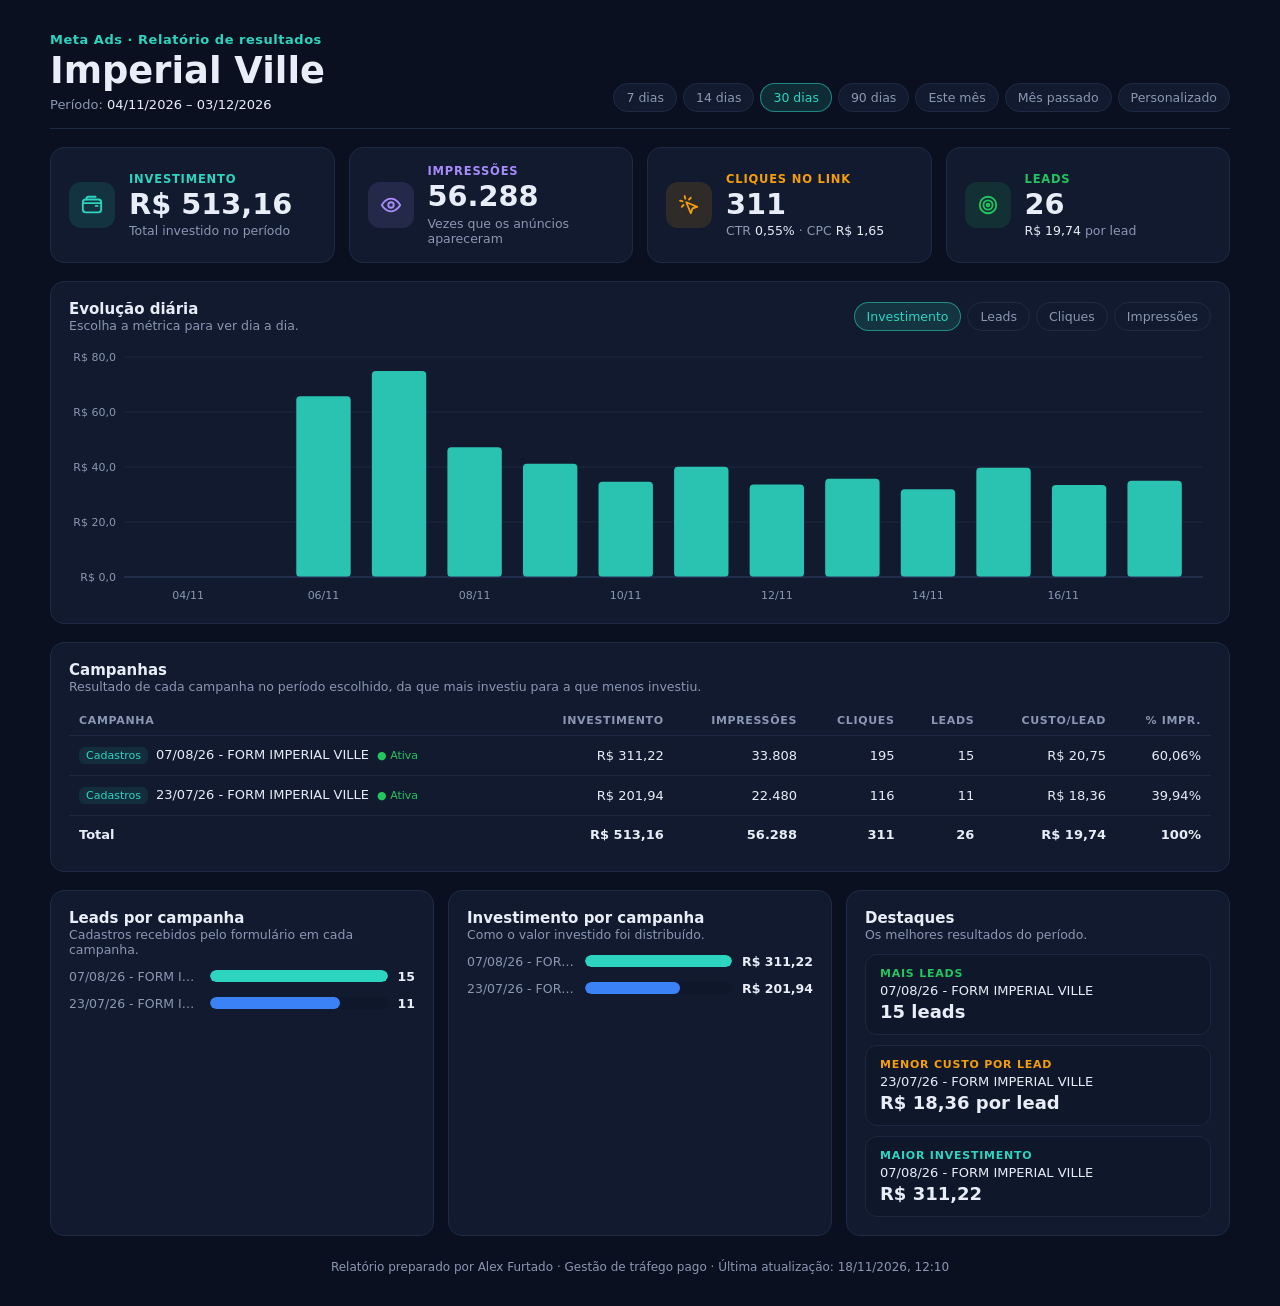
<file: imperial-ville-898f85/index.html>
<!DOCTYPE html>
<html lang="pt-BR">
<head>
<meta charset="utf-8">
<meta name="viewport" content="width=device-width, initial-scale=1">
<meta name="robots" content="noindex, nofollow">
<meta name="theme-color" content="#0a1020">
<title>Imperial Ville – Meta Ads · Relatório de resultados</title>
<link rel="stylesheet" href="../assets/style.css">
</head>
<body>
<div class="iv" id="topo">
 <div class="iv-wrap">
  <header class="iv-top">
   <div>
    <p class="iv-eyebrow">Meta Ads · Relatório de resultados</p>
    <h1 class="iv-title">Imperial Ville</h1>
    <p class="iv-period">Período: <b data-draw="periodo">—</b></p>
   </div>
   <div class="iv-filter" role="group" aria-label="Escolha o período">
    <div class="iv-presets">
     <button class="iv-btn" data-preset="7" aria-pressed="false">7 dias</button>
     <button class="iv-btn" data-preset="14" aria-pressed="false">14 dias</button>
     <button class="iv-btn" data-preset="30" aria-pressed="false">30 dias</button>
     <button class="iv-btn" data-preset="90" aria-pressed="false">90 dias</button>
     <button class="iv-btn" data-preset="mes" aria-pressed="false">Este mês</button>
     <button class="iv-btn" data-preset="mesant" aria-pressed="false">Mês passado</button>
     <button class="iv-btn" data-preset="custom" aria-pressed="false">Personalizado</button>
    </div>
    <div class="iv-dates iv-custom" hidden>
     <label>De <input type="date" class="iv-d1" min="2020-01-01" max="2099-12-31"></label>
     <label>Até <input type="date" class="iv-d2" min="2020-01-01" max="2099-12-31"></label>
     <button class="iv-btn on iv-apply">Aplicar</button>
     <span class="iv-hint">Dados disponíveis dos últimos 90 dias</span>
    </div>
   </div>
  </header>

  <p class="iv-fatal" hidden>Não foi possível carregar os dados agora. Tente atualizar a página em alguns minutos.</p>

  <p class="iv-empty" hidden>Não houve anúncios veiculando no período escolhido. Selecione outras datas.</p>

  <section class="iv-kpis" id="resumo" aria-label="Resumo do período">
   <div class="iv-kpi k1"><div class="iv-ic"><svg viewBox="0 0 24 24" fill="none" stroke="currentColor" stroke-width="2" stroke-linecap="round" stroke-linejoin="round"><rect x="2" y="6" width="20" height="14" rx="3"/><path d="M16 13h2"/><path d="M2 10h20"/><path d="M6 6V5a2 2 0 0 1 2-2h8"/></svg></div>
    <div><p class="iv-kl">Investimento</p><p class="iv-kv dash-skeleton" data-draw="kpi" data-k="inv" data-source="diario" data-fetchpriority="high">—</p><p class="iv-ks">Total investido no período</p></div></div>
   <div class="iv-kpi k2"><div class="iv-ic"><svg viewBox="0 0 24 24" fill="none" stroke="currentColor" stroke-width="2" stroke-linecap="round" stroke-linejoin="round"><path d="M2 12s3.5-7 10-7 10 7 10 7-3.5 7-10 7S2 12 2 12z"/><circle cx="12" cy="12" r="3"/></svg></div>
    <div><p class="iv-kl">Impressões</p><p class="iv-kv dash-skeleton" data-draw="kpi" data-k="imp" data-source="diario">—</p><p class="iv-ks">Vezes que os anúncios apareceram</p></div></div>
   <div class="iv-kpi k3"><div class="iv-ic"><svg viewBox="0 0 24 24" fill="none" stroke="currentColor" stroke-width="2" stroke-linecap="round" stroke-linejoin="round"><path d="M9 9l5 12 1.8-5.2L21 14z"/><path d="M7.2 2.2 8 5.1"/><path d="M5.1 8 2.2 7.2"/><path d="M14 4.1 12 6"/><path d="M6 12l-1.9 2"/></svg></div>
    <div><p class="iv-kl">Cliques no link</p><p class="iv-kv dash-skeleton" data-draw="kpi" data-k="cli" data-source="diario">—</p><p class="iv-ks">CTR <b data-draw="kpi" data-k="ctr" data-source="diario">—</b> · CPC <b data-draw="kpi" data-k="cpc" data-source="diario">—</b></p></div></div>
   <div class="iv-kpi k4"><div class="iv-ic"><svg viewBox="0 0 24 24" fill="none" stroke="currentColor" stroke-width="2" stroke-linecap="round" stroke-linejoin="round"><circle cx="12" cy="12" r="9"/><circle cx="12" cy="12" r="5"/><circle cx="12" cy="12" r="1.5"/></svg></div>
    <div><p class="iv-kl">Leads</p><p class="iv-kv dash-skeleton" data-draw="kpi" data-k="conv" data-source="diario" data-fetchpriority="high">—</p><p class="iv-ks"><b data-draw="kpi" data-k="cpa" data-source="diario">—</b> por lead</p></div></div>
  </section>

  <article class="iv-card" id="evolucao">
   <div class="iv-ch">
    <div><h2>Evolução diária</h2><p class="iv-note">Escolha a métrica para ver dia a dia.</p></div>
    <div class="iv-tabs">
     <button class="iv-btn" data-metric="investimento" aria-pressed="false">Investimento</button>
     <button class="iv-btn" data-metric="conversoes" aria-pressed="false">Leads</button>
     <button class="iv-btn" data-metric="cliques" aria-pressed="false">Cliques</button>
     <button class="iv-btn" data-metric="impressoes" aria-pressed="false">Impressões</button>
    </div>
   </div>
   <div class="iv-chart" data-draw="trend" data-source="diario"></div>
  </article>

  <article class="iv-card" id="campanhas">
   <div><h2>Campanhas</h2><p class="iv-note">Resultado de cada campanha no período escolhido, da que mais investiu para a que menos investiu.</p></div>
   <div class="iv-tw" data-source="campanhas_dia">
    <table class="iv-table">
     <thead><tr><th>Campanha</th><th>Investimento</th><th class="iv-hide-sm">Impressões</th><th>Cliques</th><th>Leads</th><th>Custo/lead</th><th class="iv-hide-sm">% impr.</th></tr></thead>
     <tbody data-draw="tabela"></tbody>
     <tfoot><tr><td>Total</td><td data-draw="tot" data-k="inv">—</td><td class="iv-hide-sm" data-draw="tot" data-k="imp">—</td><td data-draw="tot" data-k="cli">—</td><td data-draw="tot" data-k="conv">—</td><td data-draw="tot" data-k="cpa">—</td><td class="iv-hide-sm" data-draw="tot" data-k="pct">—</td></tr></tfoot>
    </table>
   </div>
  </article>

  <section class="iv-grid">
   <article class="iv-card" id="conv-campanha">
    <div><h2>Leads por campanha</h2><p class="iv-note">Cadastros recebidos pelo formulário em cada campanha.</p></div>
    <div class="iv-hbars" data-draw="cbars" data-k="conv" data-fmt="dec" data-source="campanhas_dia"></div>
   </article>
   <article class="iv-card" id="inv-campanha">
    <div><h2>Investimento por campanha</h2><p class="iv-note">Como o valor investido foi distribuído.</p></div>
    <div class="iv-hbars" data-draw="cbars" data-k="inv" data-fmt="brl" data-source="campanhas_dia"></div>
   </article>
   <article class="iv-card" id="destaques">
    <div><h2>Destaques</h2><p class="iv-note">Os melhores resultados do período.</p></div>
    <div class="iv-ins" data-source="campanhas_dia">
     <div class="iv-in b"><p class="t">Mais leads</p><p class="n" data-draw="ins" data-k="conv_n">—</p><p class="v"><span data-draw="ins" data-k="conv_v">—</span> leads</p></div>
     <div class="iv-in c"><p class="t">Menor custo por lead</p><p class="n" data-draw="ins" data-k="cpa_n">—</p><p class="v"><span data-draw="ins" data-k="cpa_v">—</span> por lead</p></div>
     <div class="iv-in a"><p class="t">Maior investimento</p><p class="n" data-draw="ins" data-k="inv_n">—</p><p class="v" data-draw="ins" data-k="inv_v">—</p></div>
    </div>
   </article>
  </section>

  <p class="iv-foot">Relatório preparado por Alex Furtado · Gestão de tráfego pago · Última atualização: <span data-draw="upd">—</span></p>
 </div>
</div>
<script src="../assets/d3.min.js"></script>
<script src="../assets/shim.js"></script>
<script>
window.IV = {"loc": "pt-BR", "cur": "BRL", "palette": ["#2dd4bf", "#3b82f6", "#f59e0b", "#a78bfa", "#ec4899", "#22c55e", "#38bdf8", "#f97316"], "t": {"fail": "Não carregou", "none": "Sem dados neste período"}, "metrics": {"investimento": {"label": "Investimento", "fmt": "brl", "color": "#2dd4bf"}, "conversoes": {"label": "Leads", "fmt": "dec", "color": "#22c55e"}, "cliques": {"label": "Cliques", "fmt": "int", "color": "#f59e0b"}, "impressoes": {"label": "Impressões", "fmt": "int", "color": "#a78bfa"}}};
</script>
<script src="../assets/app.js"></script>
<script>
dash.draw('upd', (el) => { const a = dash.meta().atualizado; el.textContent = a ? new Date(a).toLocaleString('pt-BR', { day: '2-digit', month: '2-digit', year: 'numeric', hour: '2-digit', minute: '2-digit' }) : '—'; });
dash.onData(() => { document.querySelectorAll('.iv-fatal').forEach((e) => { e.hidden = dash.data('diario').status !== 'error'; }); });
dash.load('data.json');
</script>
</body>
</html>
</file>
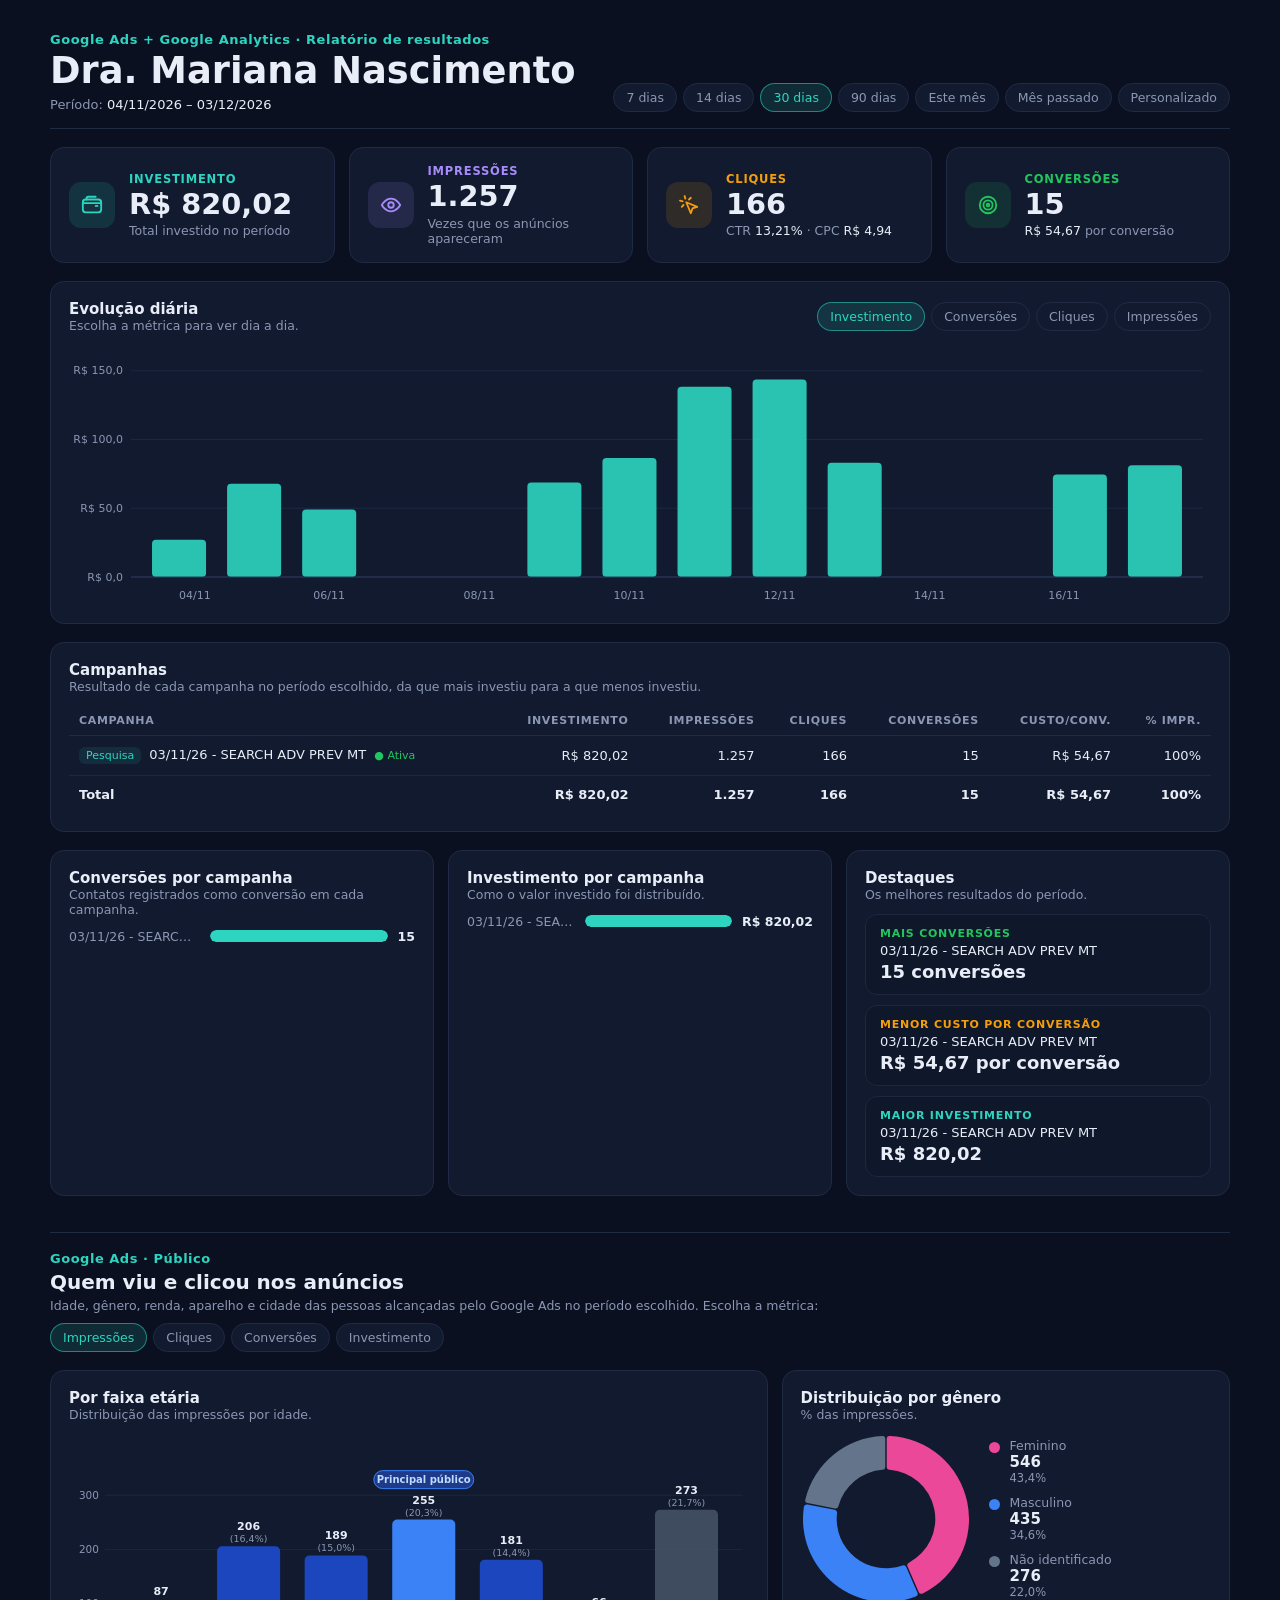
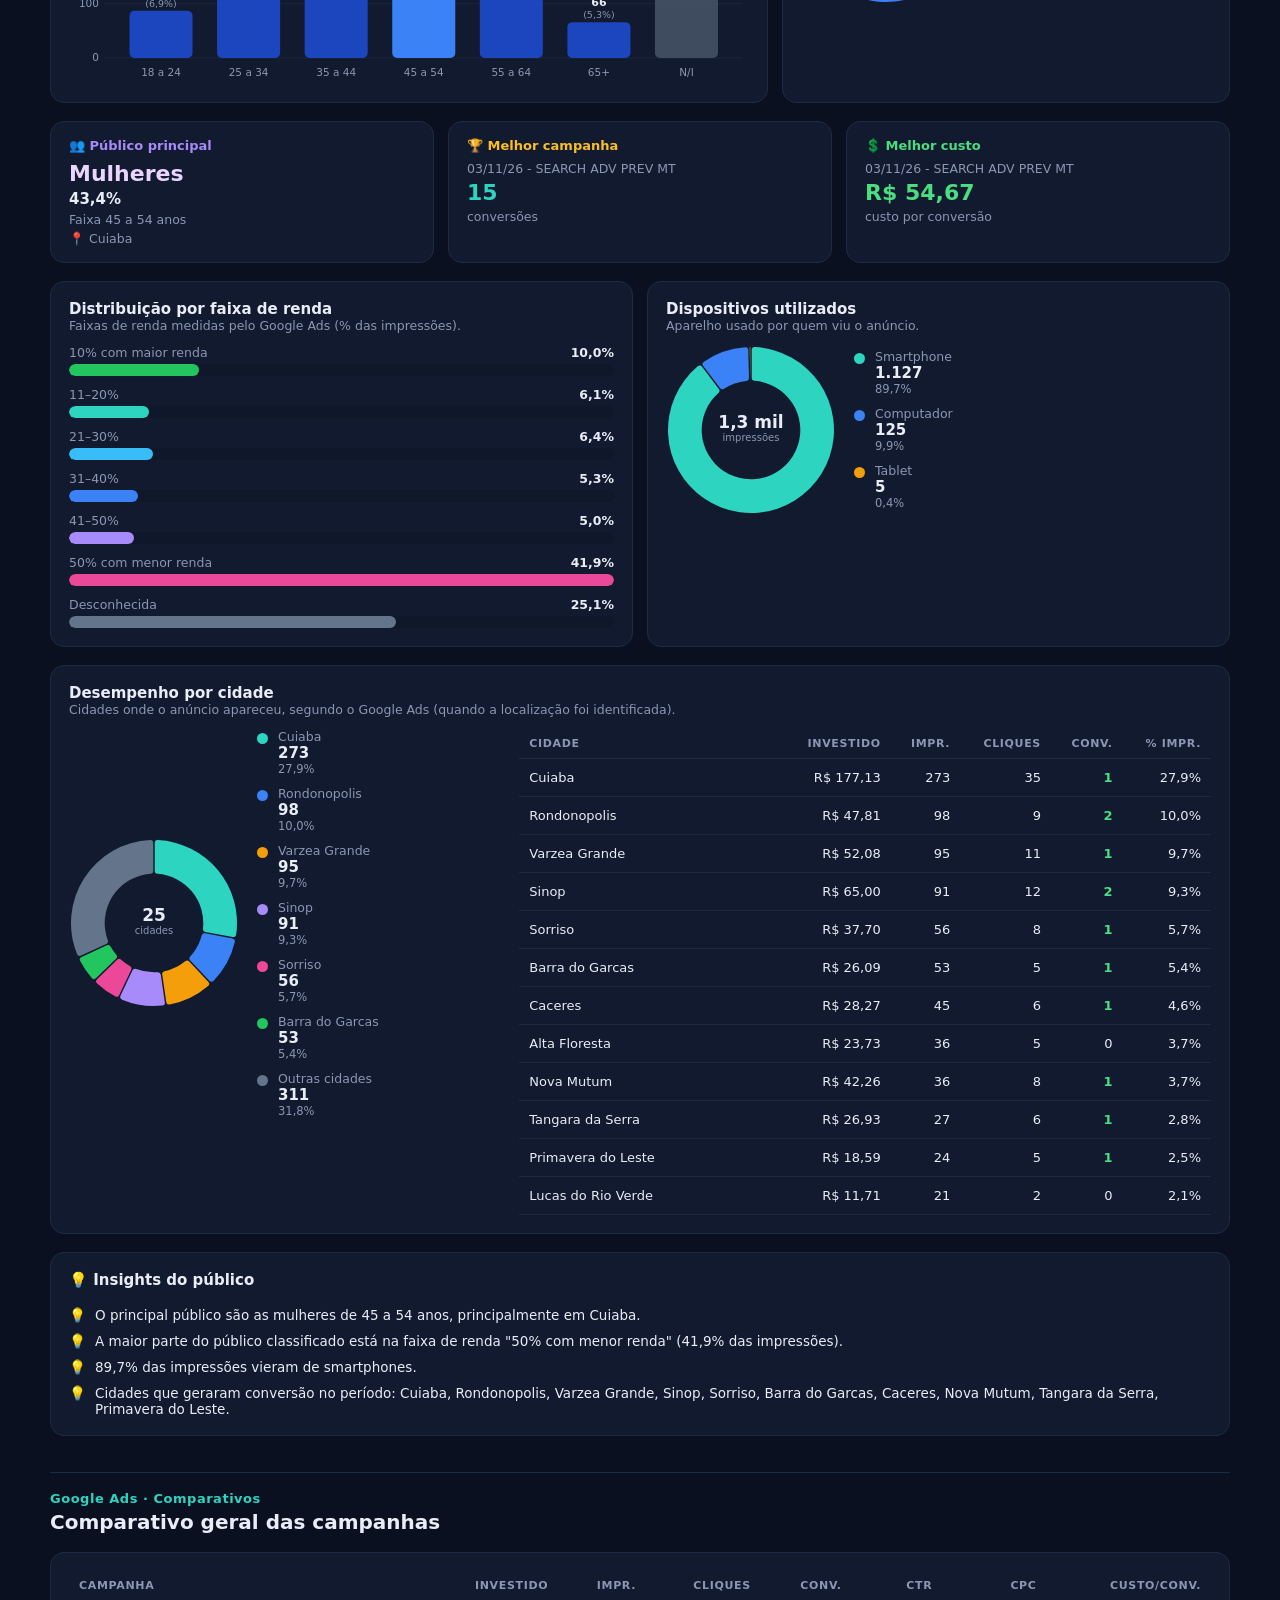
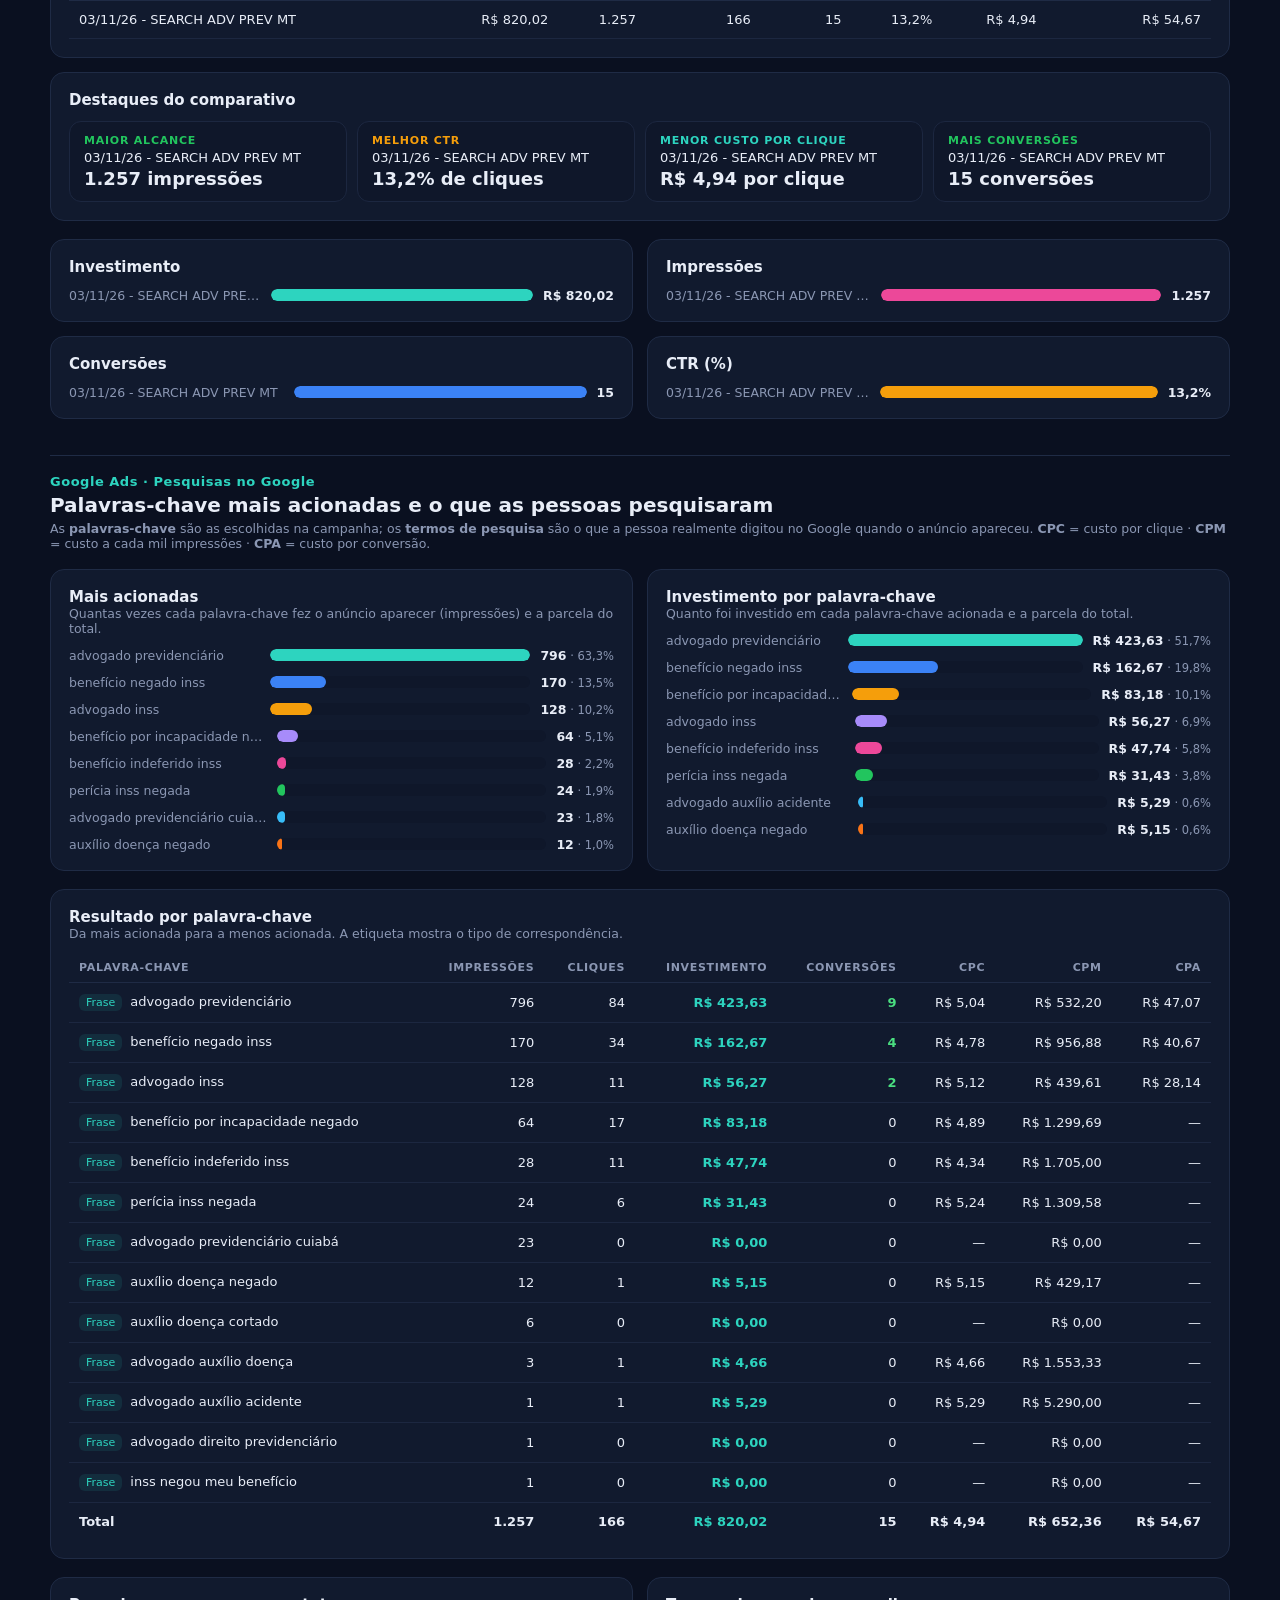
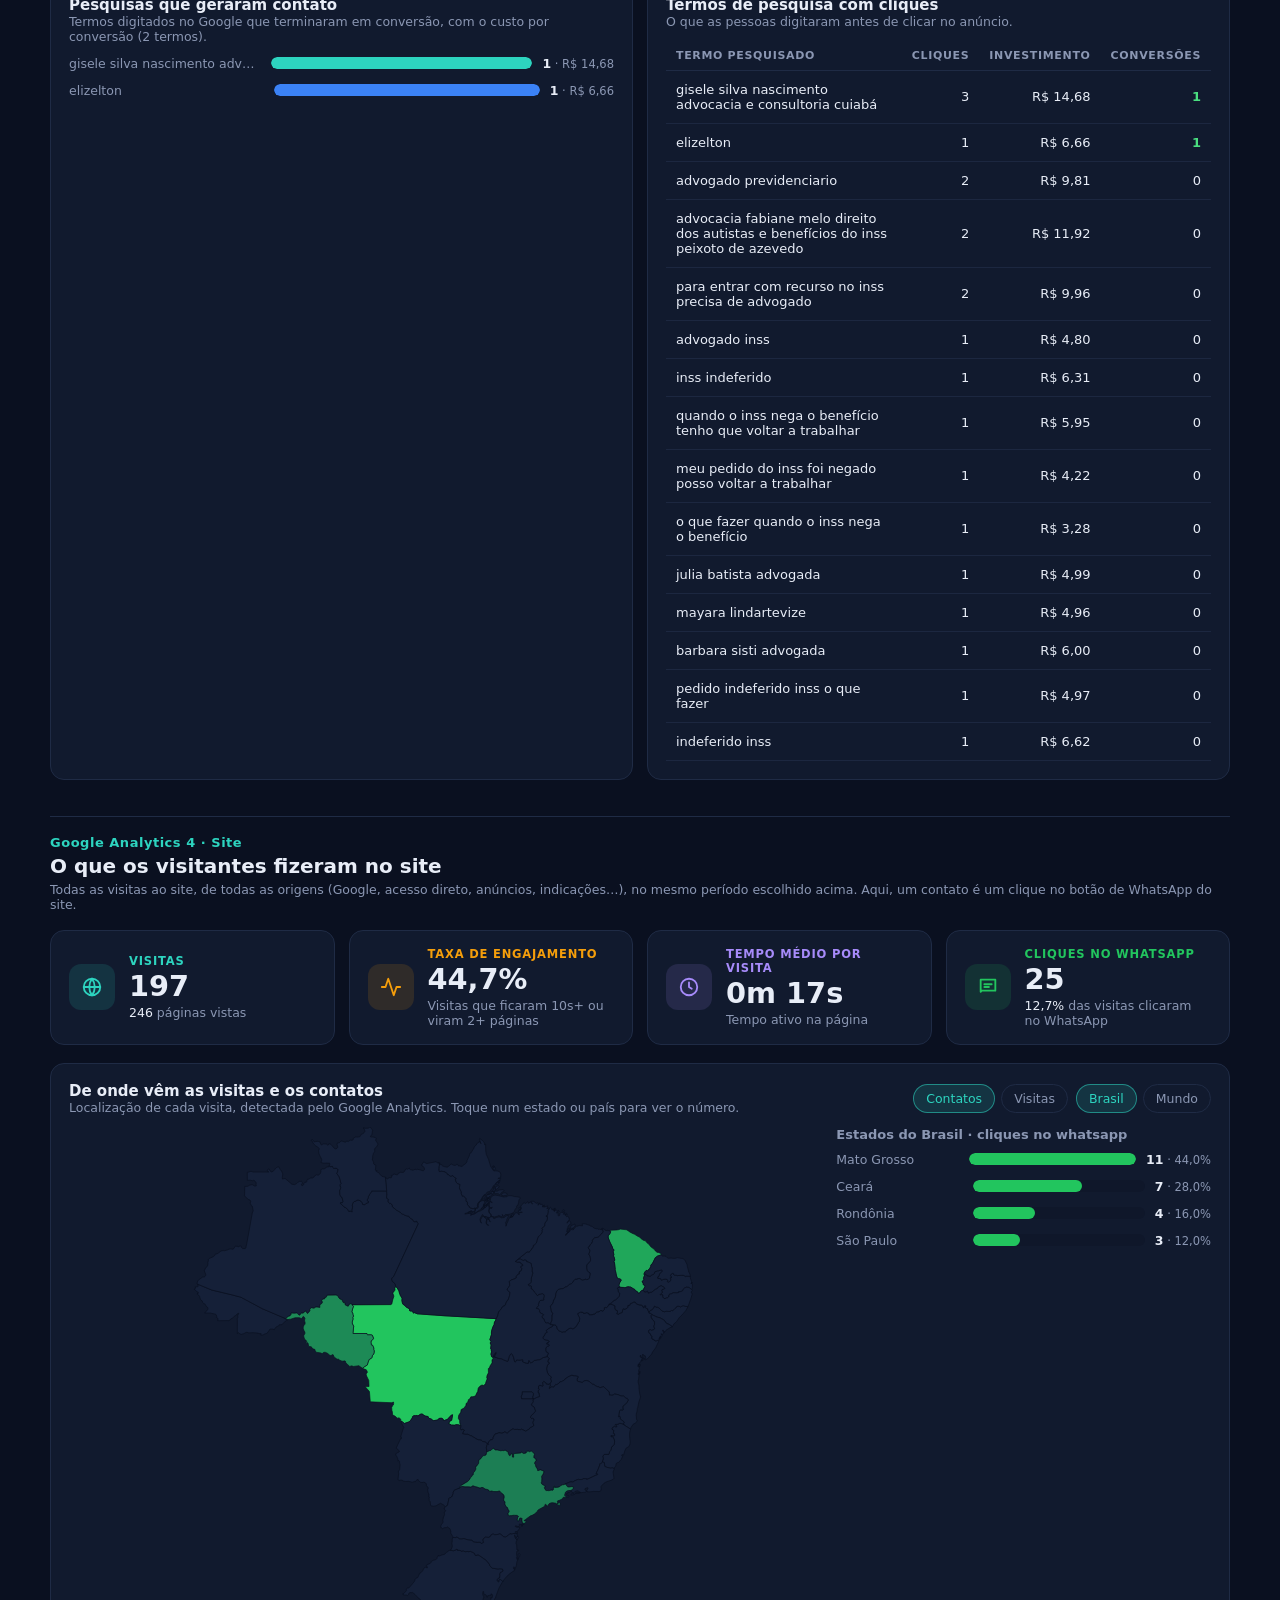
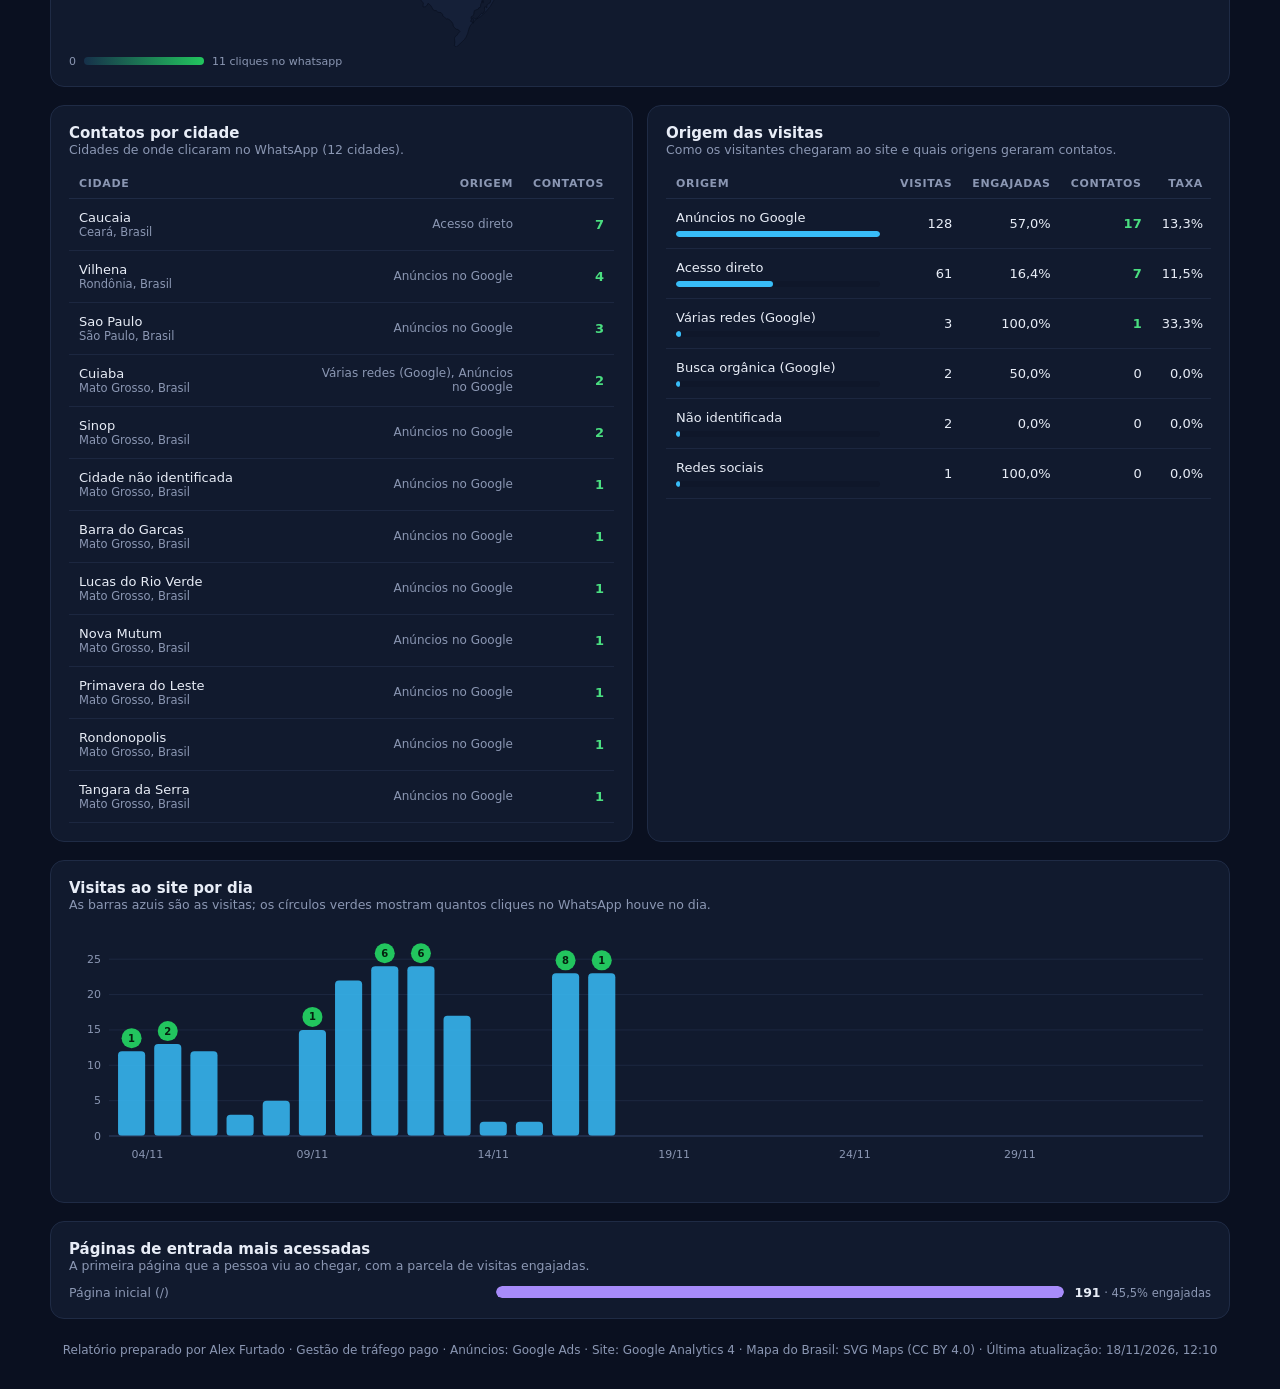
<file: mariana-nascimento-0cebad/index.html>
<!DOCTYPE html>
<html lang="pt-BR">
<head>
<meta charset="utf-8">
<meta name="viewport" content="width=device-width, initial-scale=1">
<meta name="robots" content="noindex, nofollow">
<meta name="theme-color" content="#0a1020">
<title>Dra. Mariana Nascimento – Google Ads + Analytics · Relatório de resultados</title>
<link rel="stylesheet" href="../assets/style.css">
</head>
<body>
<div class="iv" id="topo">
 <div class="iv-wrap">
  <header class="iv-top">
   <div>
    <p class="iv-eyebrow">Google Ads + Google Analytics · Relatório de resultados</p>
    <h1 class="iv-title">Dra. Mariana Nascimento</h1>
    <p class="iv-period">Período: <b data-draw="periodo">—</b></p>
   </div>
   <div class="iv-filter" role="group" aria-label="Escolha o período">
    <div class="iv-presets">
     <button class="iv-btn" data-preset="7" aria-pressed="false">7 dias</button>
     <button class="iv-btn" data-preset="14" aria-pressed="false">14 dias</button>
     <button class="iv-btn" data-preset="30" aria-pressed="false">30 dias</button>
     <button class="iv-btn" data-preset="90" aria-pressed="false">90 dias</button>
     <button class="iv-btn" data-preset="mes" aria-pressed="false">Este mês</button>
     <button class="iv-btn" data-preset="mesant" aria-pressed="false">Mês passado</button>
     <button class="iv-btn" data-preset="custom" aria-pressed="false">Personalizado</button>
    </div>
    <div class="iv-dates iv-custom" hidden>
     <label>De <input type="date" class="iv-d1" min="2020-01-01" max="2099-12-31"></label>
     <label>Até <input type="date" class="iv-d2" min="2020-01-01" max="2099-12-31"></label>
     <button class="iv-btn on iv-apply">Aplicar</button>
     <span class="iv-hint">Dados disponíveis dos últimos 90 dias</span>
    </div>
   </div>
  </header>

  <p class="iv-fatal" hidden>Não foi possível carregar os dados agora. Tente atualizar a página em alguns minutos.</p>

  <p class="iv-empty" hidden>Não houve anúncios veiculando no período escolhido. Selecione outras datas.</p>

  <section class="iv-kpis" id="resumo" aria-label="Resumo do período">
   <div class="iv-kpi k1"><div class="iv-ic"><svg viewBox="0 0 24 24" fill="none" stroke="currentColor" stroke-width="2" stroke-linecap="round" stroke-linejoin="round"><rect x="2" y="6" width="20" height="14" rx="3"/><path d="M16 13h2"/><path d="M2 10h20"/><path d="M6 6V5a2 2 0 0 1 2-2h8"/></svg></div>
    <div><p class="iv-kl">Investimento</p><p class="iv-kv dash-skeleton" data-draw="kpi" data-k="inv" data-source="diario" data-fetchpriority="high">—</p><p class="iv-ks">Total investido no período</p></div></div>
   <div class="iv-kpi k2"><div class="iv-ic"><svg viewBox="0 0 24 24" fill="none" stroke="currentColor" stroke-width="2" stroke-linecap="round" stroke-linejoin="round"><path d="M2 12s3.5-7 10-7 10 7 10 7-3.5 7-10 7S2 12 2 12z"/><circle cx="12" cy="12" r="3"/></svg></div>
    <div><p class="iv-kl">Impressões</p><p class="iv-kv dash-skeleton" data-draw="kpi" data-k="imp" data-source="diario">—</p><p class="iv-ks">Vezes que os anúncios apareceram</p></div></div>
   <div class="iv-kpi k3"><div class="iv-ic"><svg viewBox="0 0 24 24" fill="none" stroke="currentColor" stroke-width="2" stroke-linecap="round" stroke-linejoin="round"><path d="M9 9l5 12 1.8-5.2L21 14z"/><path d="M7.2 2.2 8 5.1"/><path d="M5.1 8 2.2 7.2"/><path d="M14 4.1 12 6"/><path d="M6 12l-1.9 2"/></svg></div>
    <div><p class="iv-kl">Cliques</p><p class="iv-kv dash-skeleton" data-draw="kpi" data-k="cli" data-source="diario">—</p><p class="iv-ks">CTR <b data-draw="kpi" data-k="ctr" data-source="diario">—</b> · CPC <b data-draw="kpi" data-k="cpc" data-source="diario">—</b></p></div></div>
   <div class="iv-kpi k4"><div class="iv-ic"><svg viewBox="0 0 24 24" fill="none" stroke="currentColor" stroke-width="2" stroke-linecap="round" stroke-linejoin="round"><circle cx="12" cy="12" r="9"/><circle cx="12" cy="12" r="5"/><circle cx="12" cy="12" r="1.5"/></svg></div>
    <div><p class="iv-kl">Conversões</p><p class="iv-kv dash-skeleton" data-draw="kpi" data-k="conv" data-source="diario" data-fetchpriority="high">—</p><p class="iv-ks"><b data-draw="kpi" data-k="cpa" data-source="diario">—</b> por conversão</p></div></div>
  </section>

  <article class="iv-card" id="evolucao">
   <div class="iv-ch">
    <div><h2>Evolução diária</h2><p class="iv-note">Escolha a métrica para ver dia a dia.</p></div>
    <div class="iv-tabs">
     <button class="iv-btn" data-metric="investimento" aria-pressed="false">Investimento</button>
     <button class="iv-btn" data-metric="conversoes" aria-pressed="false">Conversões</button>
     <button class="iv-btn" data-metric="cliques" aria-pressed="false">Cliques</button>
     <button class="iv-btn" data-metric="impressoes" aria-pressed="false">Impressões</button>
    </div>
   </div>
   <div class="iv-chart" data-draw="trend" data-source="diario"></div>
  </article>

  <article class="iv-card" id="campanhas">
   <div><h2>Campanhas</h2><p class="iv-note">Resultado de cada campanha no período escolhido, da que mais investiu para a que menos investiu.</p></div>
   <div class="iv-tw" data-source="campanhas_dia">
    <table class="iv-table">
     <thead><tr><th>Campanha</th><th>Investimento</th><th class="iv-hide-sm">Impressões</th><th>Cliques</th><th>Conversões</th><th>Custo/conv.</th><th class="iv-hide-sm">% impr.</th></tr></thead>
     <tbody data-draw="tabela"></tbody>
     <tfoot><tr><td>Total</td><td data-draw="tot" data-k="inv">—</td><td class="iv-hide-sm" data-draw="tot" data-k="imp">—</td><td data-draw="tot" data-k="cli">—</td><td data-draw="tot" data-k="conv">—</td><td data-draw="tot" data-k="cpa">—</td><td class="iv-hide-sm" data-draw="tot" data-k="pct">—</td></tr></tfoot>
    </table>
   </div>
  </article>

  <section class="iv-grid">
   <article class="iv-card" id="conv-campanha">
    <div><h2>Conversões por campanha</h2><p class="iv-note">Contatos registrados como conversão em cada campanha.</p></div>
    <div class="iv-hbars" data-draw="cbars" data-k="conv" data-fmt="dec" data-source="campanhas_dia"></div>
   </article>
   <article class="iv-card" id="inv-campanha">
    <div><h2>Investimento por campanha</h2><p class="iv-note">Como o valor investido foi distribuído.</p></div>
    <div class="iv-hbars" data-draw="cbars" data-k="inv" data-fmt="brl" data-source="campanhas_dia"></div>
   </article>
   <article class="iv-card" id="destaques">
    <div><h2>Destaques</h2><p class="iv-note">Os melhores resultados do período.</p></div>
    <div class="iv-ins" data-source="campanhas_dia">
     <div class="iv-in b"><p class="t">Mais conversões</p><p class="n" data-draw="ins" data-k="conv_n">—</p><p class="v"><span data-draw="ins" data-k="conv_v">—</span> conversões</p></div>
     <div class="iv-in c"><p class="t">Menor custo por conversão</p><p class="n" data-draw="ins" data-k="cpa_n">—</p><p class="v"><span data-draw="ins" data-k="cpa_v">—</span> por conversão</p></div>
     <div class="iv-in a"><p class="t">Maior investimento</p><p class="n" data-draw="ins" data-k="inv_n">—</p><p class="v" data-draw="ins" data-k="inv_v">—</p></div>
    </div>
   </article>
  </section>


  <header class="ga-head" id="publico">
   <p class="iv-eyebrow">Google Ads · Público</p>
   <h2 class="ga-h">Quem viu e clicou nos anúncios</h2>
   <p class="iv-note">Idade, gênero, renda, aparelho e cidade das pessoas alcançadas pelo Google Ads no período escolhido. Escolha a métrica:</p>
   <div class="iv-tabs pub-tabs"><button class="iv-btn" data-pm="impressoes" aria-pressed="false">Impressões</button><button class="iv-btn" data-pm="cliques" aria-pressed="false">Cliques</button><button class="iv-btn" data-pm="conversoes" aria-pressed="false">Conversões</button><button class="iv-btn" data-pm="investimento" aria-pressed="false">Investimento</button></div>
  </header>

  <section class="pub-grid2">
   <article class="iv-card"><div><h2>Por faixa etária</h2><p class="iv-note">Distribuição das <span data-pub-lbl>impressões</span> por idade.</p></div><div class="iv-chart pub-age" data-draw="pub-idade"></div></article>
   <article class="iv-card"><div><h2>Distribuição por gênero</h2><p class="iv-note">% das <span data-pub-lbl>impressões</span>.</p></div><div data-draw="pub-genero"></div></article>
  </section>

  <section class="pub-cards">
   <div class="pub-card c1"><p class="t">👥 Público principal</p><p class="n" data-draw="pub-card" data-k="gen">—</p><p class="v"><b data-draw="pub-card" data-k="genp">—</b></p><p class="s" data-draw="pub-card" data-k="age">—</p><p class="s">📍 <span data-draw="pub-card" data-k="city">—</span></p></div>
   <div class="pub-card c2"><p class="t">🏆 Melhor campanha</p><p class="s" data-draw="pub-card" data-k="best">—</p><p class="n" data-draw="pub-card" data-k="bestv">—</p><p class="s">conversões</p></div>
   <div class="pub-card c3"><p class="t">💲 Melhor custo</p><p class="s" data-draw="pub-card" data-k="cheap">—</p><p class="n" data-draw="pub-card" data-k="cheapv">—</p><p class="s">custo por conversão</p></div>
  </section>

  <section class="iv-grid">
   <article class="iv-card"><div><h2>Distribuição por faixa de renda</h2><p class="iv-note">Faixas de renda medidas pelo Google Ads (% das <span data-pub-lbl>impressões</span>).</p></div><div class="pub-renda" data-draw="pub-renda"></div></article>
   <article class="iv-card"><div><h2>Dispositivos utilizados</h2><p class="iv-note">Aparelho usado por quem viu o anúncio.</p></div><div data-draw="pub-disp"></div></article>
  </section>

  <article class="iv-card" id="pub-cidades">
   <div><h2>Desempenho por cidade</h2><p class="iv-note">Cidades onde o anúncio apareceu, segundo o Google Ads (quando a localização foi identificada).</p></div>
   <div class="pub-city">
    <div data-draw="pub-cidade-donut"></div>
    <div class="iv-tw"><table class="iv-table"><thead><tr><th>Cidade</th><th>Investido</th><th>Impr.</th><th class="iv-hide-sm">Cliques</th><th>Conv.</th><th class="iv-hide-sm">% impr.</th></tr></thead><tbody data-draw="pub-cidade-tab"></tbody></table></div>
   </div>
  </article>

  <article class="iv-card pub-insights"><div><h2>💡 Insights do público</h2></div><ul data-draw="pub-ins"></ul></article>

  <header class="ga-head" id="comparativo">
   <p class="iv-eyebrow">Google Ads · Comparativos</p>
   <h2 class="ga-h">Comparativo geral das campanhas</h2>
  </header>
  <section class="pub-cmp">
   <article class="iv-card"><div class="iv-tw"><table class="iv-table"><thead><tr><th>Campanha</th><th>Investido</th><th class="iv-hide-sm">Impr.</th><th>Cliques</th><th>Conv.</th><th>CTR</th><th>CPC</th><th class="iv-hide-sm">Custo/conv.</th></tr></thead><tbody data-draw="cmp-tab"></tbody></table></div></article>
   <article class="iv-card"><div><h2>Destaques do comparativo</h2></div><div class="iv-ins">
    <div class="iv-in b"><p class="t">Maior alcance</p><p class="n" data-draw="cmp-dest" data-k="imp_n">—</p><p class="v" data-draw="cmp-dest" data-k="imp_v">—</p></div>
    <div class="iv-in c"><p class="t">Melhor CTR</p><p class="n" data-draw="cmp-dest" data-k="ctr_n">—</p><p class="v" data-draw="cmp-dest" data-k="ctr_v">—</p></div>
    <div class="iv-in a"><p class="t">Menor custo por clique</p><p class="n" data-draw="cmp-dest" data-k="cpc_n">—</p><p class="v" data-draw="cmp-dest" data-k="cpc_v">—</p></div>
    <div class="iv-in b"><p class="t">Mais conversões</p><p class="n" data-draw="cmp-dest" data-k="conv_n">—</p><p class="v" data-draw="cmp-dest" data-k="conv_v">—</p></div>
   </div></article>
  </section>
  <section class="pub-grid4">
   <article class="iv-card"><div><h2>Investimento</h2></div><div class="iv-hbars" data-draw="cmp-bars" data-k="inv"></div></article>
   <article class="iv-card"><div><h2>Impressões</h2></div><div class="iv-hbars" data-draw="cmp-bars" data-k="imp"></div></article>
   <article class="iv-card"><div><h2>Conversões</h2></div><div class="iv-hbars" data-draw="cmp-bars" data-k="conv"></div></article>
   <article class="iv-card"><div><h2>CTR (%)</h2></div><div class="iv-hbars" data-draw="cmp-bars" data-k="ctr"></div></article>
  </section>

  <header class="ga-head" id="palavras">
   <p class="iv-eyebrow">Google Ads · Pesquisas no Google</p>
   <h2 class="ga-h">Palavras-chave mais acionadas e o que as pessoas pesquisaram</h2>
   <p class="iv-note">As <b>palavras-chave</b> são as escolhidas na campanha; os <b>termos de pesquisa</b> são o que a pessoa realmente digitou no Google quando o anúncio apareceu. <b>CPC</b> = custo por clique · <b>CPM</b> = custo a cada mil impressões · <b>CPA</b> = custo por conversão.</p>
  </header>

  <section class="iv-grid">
   <article class="iv-card" id="kw-top">
    <div><h2>Mais acionadas</h2><p class="iv-note">Quantas vezes cada palavra-chave fez o anúncio aparecer (impressões) e a parcela do total.</p></div>
    <div class="iv-hbars" data-draw="kw-top"></div>
   </article>
   <article class="iv-card" id="kw-investimento">
    <div><h2>Investimento por palavra-chave</h2><p class="iv-note">Quanto foi investido em cada palavra-chave acionada e a parcela do total.</p></div>
    <div class="iv-hbars" data-draw="kw-inv"></div>
   </article>
  </section>

  <article class="iv-card" id="kw-tabela">
   <div><h2>Resultado por palavra-chave</h2><p class="iv-note">Da mais acionada para a menos acionada. A etiqueta mostra o tipo de correspondência.</p><p class="kw-swipe">Deslize a tabela para o lado para ver investimento, conversões, CPC, CPM e CPA →</p></div>
   <div class="iv-tw"><table class="iv-table">
    <thead><tr><th>Palavra-chave</th><th>Impressões</th><th>Cliques</th><th>Investimento</th><th>Conversões</th><th>CPC</th><th class="iv-hide-sm">CPM</th><th>CPA</th></tr></thead>
    <tbody data-draw="kw-tabela"></tbody>
    <tfoot><tr><td>Total</td><td data-draw="kw-tot" data-k="imp">—</td><td data-draw="kw-tot" data-k="cli">—</td><td class="kw-inv" data-draw="kw-tot" data-k="inv">—</td><td data-draw="kw-tot" data-k="conv">—</td><td data-draw="kw-tot" data-k="cpc">—</td><td class="iv-hide-sm" data-draw="kw-tot" data-k="cpm">—</td><td data-draw="kw-tot" data-k="cpa">—</td></tr></tfoot>
   </table></div>
  </article>

  <section class="iv-grid">
   <article class="iv-card" id="termos-conv">
    <div><h2>Pesquisas que geraram contato</h2><p class="iv-note">Termos digitados no Google que terminaram em conversão, com o custo por conversão (<span data-draw="kw-n" data-src="kw_termos_dia" data-k="conv">—</span> termos).</p></div>
    <div class="iv-hbars" data-draw="kw-conv"></div>
   </article>
   <article class="iv-card" id="termos">
    <div><h2>Termos de pesquisa com cliques</h2><p class="iv-note">O que as pessoas digitaram antes de clicar no anúncio.</p></div>
    <div class="iv-tw"><table class="iv-table"><thead><tr><th>Termo pesquisado</th><th>Cliques</th><th>Investimento</th><th>Conversões</th></tr></thead><tbody data-draw="kw-termos"></tbody></table></div>
   </article>
  </section>


  <header class="ga-head" id="analytics">
   <p class="iv-eyebrow">Google Analytics 4 · Site</p>
   <h2 class="ga-h">O que os visitantes fizeram no site</h2>
   <p class="iv-note">Todas as visitas ao site, de todas as origens (Google, acesso direto, anúncios, indicações…), no mesmo período escolhido acima. Aqui, um contato é um clique no botão de WhatsApp do site.</p>
   <p class="ga-alert" data-draw="ga-note" hidden></p>
  </header>

  <section class="iv-kpis ga-kpis" aria-label="Resumo do site">
   <div class="iv-kpi k1"><div class="iv-ic"><svg viewBox="0 0 24 24" fill="none" stroke="currentColor" stroke-width="2" stroke-linecap="round" stroke-linejoin="round"><path d="M3 12h18"/><path d="M12 3a15 15 0 0 1 0 18"/><path d="M12 3a15 15 0 0 0 0 18"/><circle cx="12" cy="12" r="9"/></svg></div>
    <div><p class="iv-kl">Visitas</p><p class="iv-kv dash-skeleton" data-draw="ga-kpi" data-k="ses" data-ga-src>—</p><p class="iv-ks"><b data-draw="ga-kpi" data-k="views">—</b> páginas vistas</p></div></div>
   <div class="iv-kpi k3"><div class="iv-ic"><svg viewBox="0 0 24 24" fill="none" stroke="currentColor" stroke-width="2" stroke-linecap="round" stroke-linejoin="round"><path d="M22 12h-4l-3 9L9 3l-3 9H2"/></svg></div>
    <div><p class="iv-kl">Taxa de engajamento</p><p class="iv-kv dash-skeleton" data-draw="ga-kpi" data-k="eng" data-ga-src>—</p><p class="iv-ks">Visitas que ficaram 10s+ ou viram 2+ páginas</p></div></div>
   <div class="iv-kpi k2"><div class="iv-ic"><svg viewBox="0 0 24 24" fill="none" stroke="currentColor" stroke-width="2" stroke-linecap="round" stroke-linejoin="round"><circle cx="12" cy="12" r="9"/><path d="M12 7v5l3 2"/></svg></div>
    <div><p class="iv-kl">Tempo médio por visita</p><p class="iv-kv dash-skeleton" data-draw="ga-kpi" data-k="tempo" data-ga-src>—</p><p class="iv-ks">Tempo ativo na página</p></div></div>
   <div class="iv-kpi k4"><div class="iv-ic"><svg viewBox="0 0 24 24" fill="none" stroke="currentColor" stroke-width="2" stroke-linecap="round" stroke-linejoin="round"><path d="M4 4h16v12H5.2L4 17.2z"/><path d="M8 9h8"/><path d="M8 12h5"/></svg></div>
    <div><p class="iv-kl">Cliques no WhatsApp</p><p class="iv-kv dash-skeleton" data-draw="ga-kpi" data-k="leads" data-ga-src>—</p><p class="iv-ks"><b data-draw="ga-kpi" data-k="lrate">—</b> das visitas clicaram no WhatsApp</p></div></div>
  </section>

  <article class="iv-card" id="ga-mapa">
   <div class="iv-ch">
    <div><h2>De onde vêm as visitas e os contatos</h2><p class="iv-note">Localização de cada visita, detectada pelo Google Analytics. Toque num estado ou país para ver o número.</p></div>
    <div class="ga-ctl">
     <div class="iv-tabs"><button class="iv-btn" data-gmet="leads" aria-pressed="false">Contatos</button><button class="iv-btn" data-gmet="ses" aria-pressed="false">Visitas</button></div>
     <div class="iv-tabs"><button class="iv-btn" data-gmap="br" aria-pressed="false">Brasil</button><button class="iv-btn" data-gmap="world" aria-pressed="false">Mundo</button></div>
    </div>
   </div>
   <div class="ga-mapwrap">
    <div class="ga-map" data-draw="ga-map"></div>
    <div><h3 class="ga-h3" data-draw="ga-areas-title">Ranking</h3><div class="iv-hbars" data-draw="ga-areas"></div></div>
   </div>
  </article>

  <section class="iv-grid">
   <article class="iv-card" id="ga-cidades">
    <div><h2>Contatos por cidade</h2><p class="iv-note">Cidades de onde clicaram no WhatsApp (<span data-draw="ga-cidades-n">—</span> cidades).</p></div>
    <div class="iv-tw"><table class="iv-table"><thead><tr><th>Cidade</th><th class="iv-hide-sm">Origem</th><th>Contatos</th></tr></thead><tbody data-draw="ga-cidades"></tbody></table></div>
   </article>
   <article class="iv-card" id="ga-canais">
    <div><h2>Origem das visitas</h2><p class="iv-note">Como os visitantes chegaram ao site e quais origens geraram contatos.</p></div>
    <div class="iv-tw"><table class="iv-table"><thead><tr><th>Origem</th><th>Visitas</th><th class="iv-hide-sm">Engajadas</th><th>Contatos</th><th class="iv-hide-sm">Taxa</th></tr></thead><tbody data-draw="ga-canais"></tbody></table></div>
   </article>
  </section>

  <article class="iv-card" id="ga-evolucao">
   <div><h2>Visitas ao site por dia</h2><p class="iv-note">As barras azuis são as visitas; os círculos verdes mostram quantos cliques no WhatsApp houve no dia.</p></div>
   <div class="iv-chart" data-draw="ga-trend"></div>
  </article>

  <article class="iv-card" id="ga-paginas">
   <div><h2>Páginas de entrada mais acessadas</h2><p class="iv-note">A primeira página que a pessoa viu ao chegar, com a parcela de visitas engajadas.</p></div>
   <div class="iv-hbars" data-draw="ga-paginas"></div>
  </article>

  <p class="iv-foot">Relatório preparado por Alex Furtado · Gestão de tráfego pago · Anúncios: Google Ads · Site: Google Analytics 4 · Mapa do Brasil: SVG Maps (CC BY 4.0) · Última atualização: <span data-draw="upd">—</span></p>
 </div>
</div>
<script src="../assets/d3.min.js"></script>
<script src="../assets/shim.js"></script>
<script>
window.IV = {"loc": "pt-BR", "cur": "BRL", "palette": ["#2dd4bf", "#3b82f6", "#f59e0b", "#a78bfa", "#ec4899", "#22c55e", "#38bdf8", "#f97316"], "t": {"fail": "Não carregou", "none": "Sem dados neste período"}, "metrics": {"investimento": {"label": "Investimento", "fmt": "brl", "color": "#2dd4bf"}, "conversoes": {"label": "Conversões", "fmt": "dec", "color": "#22c55e"}, "cliques": {"label": "Cliques", "fmt": "int", "color": "#f59e0b"}, "impressoes": {"label": "Impressões", "fmt": "int", "color": "#a78bfa"}}};
</script>
<script>window.GA = {"views": ["br", "world"], "t": {"sessions": "Visitas", "leads": "Cliques no WhatsApp", "since": "Dados do site (Analytics) disponíveis a partir de", "topStates": "Estados dos EUA", "topCountries": "Países", "topBR": "Estados do Brasil", "home": "Página inicial", "engaged": "engajadas", "unknown": "Cidade não identificada"},
 "names": {"Brazil": "Brasil", "United States": "Estados Unidos", "Poland": "Polônia", "Portugal": "Portugal", "Argentina": "Argentina", "Germany": "Alemanha", "France": "França", "Spain": "Espanha", "Italy": "Itália", "United Kingdom": "Reino Unido", "Canada": "Canadá", "Mexico": "México", "Japan": "Japão", "China": "China", "India": "Índia", "Russia": "Rússia", "Netherlands": "Holanda", "Ireland": "Irlanda", "Singapore": "Singapura", "Paraguay": "Paraguai", "Uruguay": "Uruguai", "Chile": "Chile", "Colombia": "Colômbia", "Peru": "Peru",
  "Direct": "Acesso direto", "Organic Search": "Busca orgânica (Google)", "Paid Search": "Anúncios no Google", "Referral": "Indicação de outro site", "Organic Social": "Redes sociais", "Paid Social": "Anúncios em redes sociais", "Unassigned": "Não identificada", "Email": "E-mail", "AI Assistant": "Assistente de IA", "Cross-network": "Várias redes (Google)", "Display": "Display", "Organic Video": "Vídeo (orgânico)"}};
window.KW = {"t": {"noconv": "Nenhuma pesquisa gerou conversão neste período."}};</script>
<script src="../assets/topojson-client.min.js"></script>
<script src="../assets/app.js"></script>
<script src="../assets/ga.js"></script>
<script src="../assets/kw.js"></script>
<script src="../assets/publico.js"></script>
<script>
dash.draw('upd', (el) => { const a = dash.meta().atualizado; el.textContent = a ? new Date(a).toLocaleString('pt-BR', { day: '2-digit', month: '2-digit', year: 'numeric', hour: '2-digit', minute: '2-digit' }) : '—'; });
dash.onData(() => { document.querySelectorAll('.iv-fatal').forEach((e) => { e.hidden = dash.data('diario').status !== 'error'; }); });
dash.load('data.json');
</script>
</body>
</html>
</file>
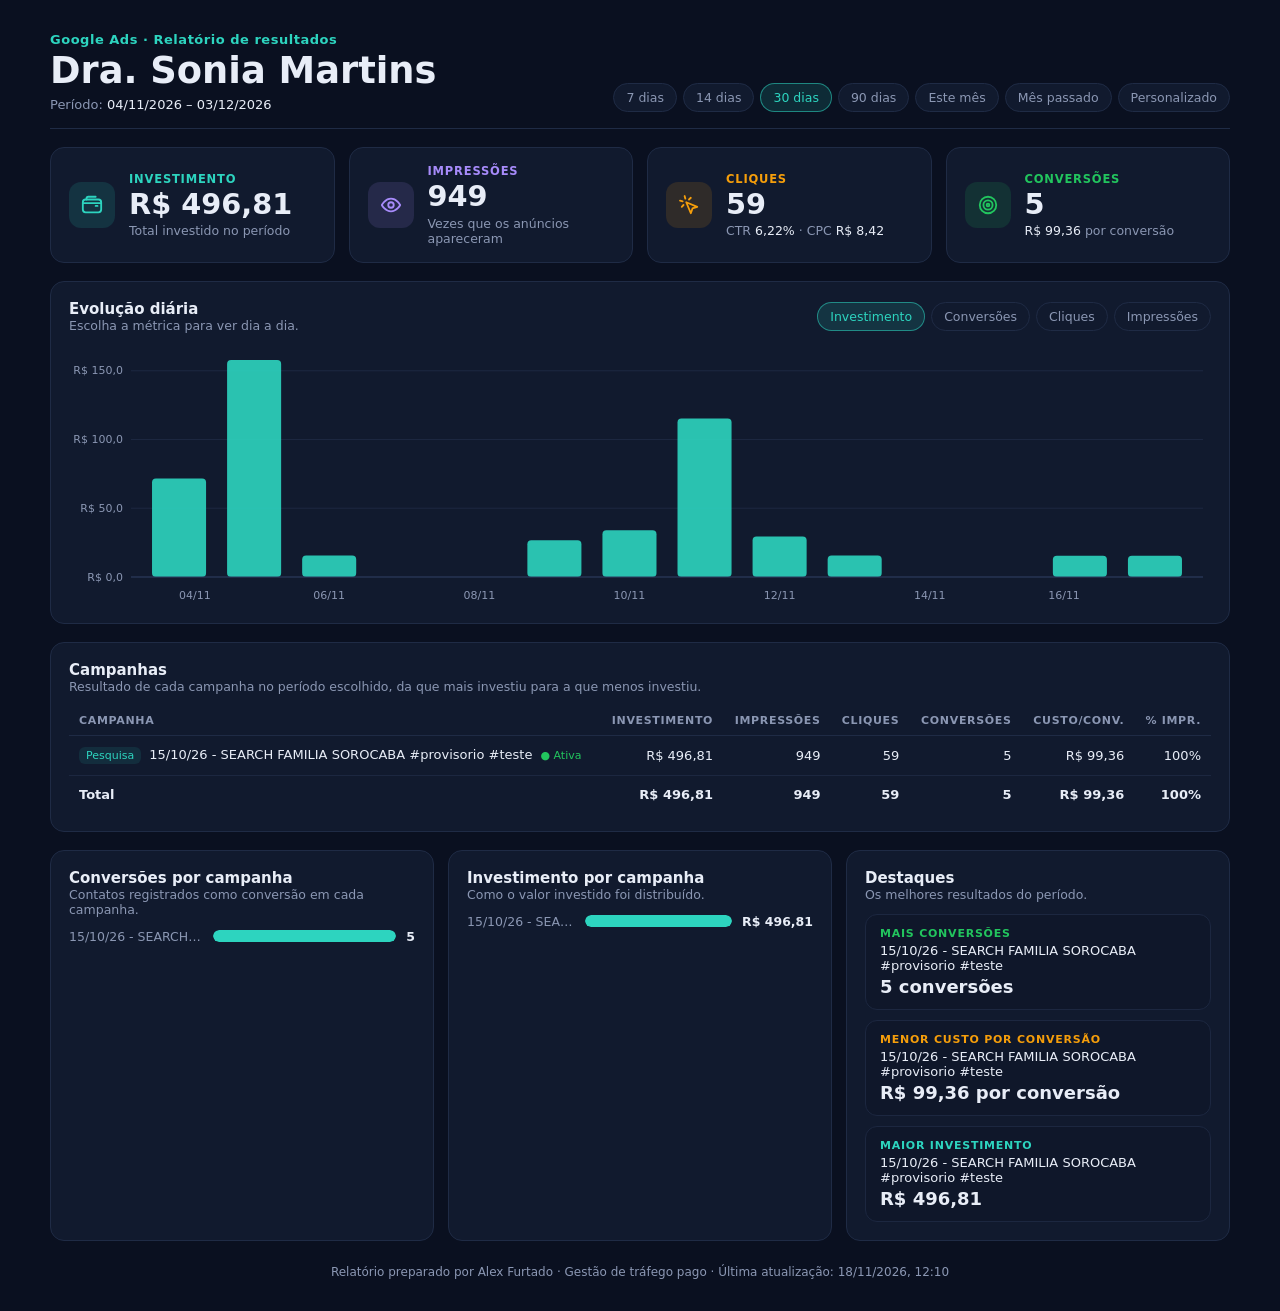
<file: sonia-martins-87494e/index.html>
<!DOCTYPE html>
<html lang="pt-BR">
<head>
<meta charset="utf-8">
<meta name="viewport" content="width=device-width, initial-scale=1">
<meta name="robots" content="noindex, nofollow">
<meta name="theme-color" content="#0a1020">
<title>Dra. Sonia Martins – Google Ads · Relatório de resultados</title>
<link rel="stylesheet" href="../assets/style.css">
</head>
<body>
<div class="iv" id="topo">
 <div class="iv-wrap">
  <header class="iv-top">
   <div>
    <p class="iv-eyebrow">Google Ads · Relatório de resultados</p>
    <h1 class="iv-title">Dra. Sonia Martins</h1>
    <p class="iv-period">Período: <b data-draw="periodo">—</b></p>
   </div>
   <div class="iv-filter" role="group" aria-label="Escolha o período">
    <div class="iv-presets">
     <button class="iv-btn" data-preset="7" aria-pressed="false">7 dias</button>
     <button class="iv-btn" data-preset="14" aria-pressed="false">14 dias</button>
     <button class="iv-btn" data-preset="30" aria-pressed="false">30 dias</button>
     <button class="iv-btn" data-preset="90" aria-pressed="false">90 dias</button>
     <button class="iv-btn" data-preset="mes" aria-pressed="false">Este mês</button>
     <button class="iv-btn" data-preset="mesant" aria-pressed="false">Mês passado</button>
     <button class="iv-btn" data-preset="custom" aria-pressed="false">Personalizado</button>
    </div>
    <div class="iv-dates iv-custom" hidden>
     <label>De <input type="date" class="iv-d1" min="2020-01-01" max="2099-12-31"></label>
     <label>Até <input type="date" class="iv-d2" min="2020-01-01" max="2099-12-31"></label>
     <button class="iv-btn on iv-apply">Aplicar</button>
     <span class="iv-hint">Dados disponíveis dos últimos 90 dias</span>
    </div>
   </div>
  </header>

  <p class="iv-fatal" hidden>Não foi possível carregar os dados agora. Tente atualizar a página em alguns minutos.</p>

  <p class="iv-empty" hidden>Não houve anúncios veiculando no período escolhido. Selecione outras datas.</p>

  <section class="iv-kpis" id="resumo" aria-label="Resumo do período">
   <div class="iv-kpi k1"><div class="iv-ic"><svg viewBox="0 0 24 24" fill="none" stroke="currentColor" stroke-width="2" stroke-linecap="round" stroke-linejoin="round"><rect x="2" y="6" width="20" height="14" rx="3"/><path d="M16 13h2"/><path d="M2 10h20"/><path d="M6 6V5a2 2 0 0 1 2-2h8"/></svg></div>
    <div><p class="iv-kl">Investimento</p><p class="iv-kv dash-skeleton" data-draw="kpi" data-k="inv" data-source="diario" data-fetchpriority="high">—</p><p class="iv-ks">Total investido no período</p></div></div>
   <div class="iv-kpi k2"><div class="iv-ic"><svg viewBox="0 0 24 24" fill="none" stroke="currentColor" stroke-width="2" stroke-linecap="round" stroke-linejoin="round"><path d="M2 12s3.5-7 10-7 10 7 10 7-3.5 7-10 7S2 12 2 12z"/><circle cx="12" cy="12" r="3"/></svg></div>
    <div><p class="iv-kl">Impressões</p><p class="iv-kv dash-skeleton" data-draw="kpi" data-k="imp" data-source="diario">—</p><p class="iv-ks">Vezes que os anúncios apareceram</p></div></div>
   <div class="iv-kpi k3"><div class="iv-ic"><svg viewBox="0 0 24 24" fill="none" stroke="currentColor" stroke-width="2" stroke-linecap="round" stroke-linejoin="round"><path d="M9 9l5 12 1.8-5.2L21 14z"/><path d="M7.2 2.2 8 5.1"/><path d="M5.1 8 2.2 7.2"/><path d="M14 4.1 12 6"/><path d="M6 12l-1.9 2"/></svg></div>
    <div><p class="iv-kl">Cliques</p><p class="iv-kv dash-skeleton" data-draw="kpi" data-k="cli" data-source="diario">—</p><p class="iv-ks">CTR <b data-draw="kpi" data-k="ctr" data-source="diario">—</b> · CPC <b data-draw="kpi" data-k="cpc" data-source="diario">—</b></p></div></div>
   <div class="iv-kpi k4"><div class="iv-ic"><svg viewBox="0 0 24 24" fill="none" stroke="currentColor" stroke-width="2" stroke-linecap="round" stroke-linejoin="round"><circle cx="12" cy="12" r="9"/><circle cx="12" cy="12" r="5"/><circle cx="12" cy="12" r="1.5"/></svg></div>
    <div><p class="iv-kl">Conversões</p><p class="iv-kv dash-skeleton" data-draw="kpi" data-k="conv" data-source="diario" data-fetchpriority="high">—</p><p class="iv-ks"><b data-draw="kpi" data-k="cpa" data-source="diario">—</b> por conversão</p></div></div>
  </section>

  <article class="iv-card" id="evolucao">
   <div class="iv-ch">
    <div><h2>Evolução diária</h2><p class="iv-note">Escolha a métrica para ver dia a dia.</p></div>
    <div class="iv-tabs">
     <button class="iv-btn" data-metric="investimento" aria-pressed="false">Investimento</button>
     <button class="iv-btn" data-metric="conversoes" aria-pressed="false">Conversões</button>
     <button class="iv-btn" data-metric="cliques" aria-pressed="false">Cliques</button>
     <button class="iv-btn" data-metric="impressoes" aria-pressed="false">Impressões</button>
    </div>
   </div>
   <div class="iv-chart" data-draw="trend" data-source="diario"></div>
  </article>

  <article class="iv-card" id="campanhas">
   <div><h2>Campanhas</h2><p class="iv-note">Resultado de cada campanha no período escolhido, da que mais investiu para a que menos investiu.</p></div>
   <div class="iv-tw" data-source="campanhas_dia">
    <table class="iv-table">
     <thead><tr><th>Campanha</th><th>Investimento</th><th class="iv-hide-sm">Impressões</th><th>Cliques</th><th>Conversões</th><th>Custo/conv.</th><th class="iv-hide-sm">% impr.</th></tr></thead>
     <tbody data-draw="tabela"></tbody>
     <tfoot><tr><td>Total</td><td data-draw="tot" data-k="inv">—</td><td class="iv-hide-sm" data-draw="tot" data-k="imp">—</td><td data-draw="tot" data-k="cli">—</td><td data-draw="tot" data-k="conv">—</td><td data-draw="tot" data-k="cpa">—</td><td class="iv-hide-sm" data-draw="tot" data-k="pct">—</td></tr></tfoot>
    </table>
   </div>
  </article>

  <section class="iv-grid">
   <article class="iv-card" id="conv-campanha">
    <div><h2>Conversões por campanha</h2><p class="iv-note">Contatos registrados como conversão em cada campanha.</p></div>
    <div class="iv-hbars" data-draw="cbars" data-k="conv" data-fmt="dec" data-source="campanhas_dia"></div>
   </article>
   <article class="iv-card" id="inv-campanha">
    <div><h2>Investimento por campanha</h2><p class="iv-note">Como o valor investido foi distribuído.</p></div>
    <div class="iv-hbars" data-draw="cbars" data-k="inv" data-fmt="brl" data-source="campanhas_dia"></div>
   </article>
   <article class="iv-card" id="destaques">
    <div><h2>Destaques</h2><p class="iv-note">Os melhores resultados do período.</p></div>
    <div class="iv-ins" data-source="campanhas_dia">
     <div class="iv-in b"><p class="t">Mais conversões</p><p class="n" data-draw="ins" data-k="conv_n">—</p><p class="v"><span data-draw="ins" data-k="conv_v">—</span> conversões</p></div>
     <div class="iv-in c"><p class="t">Menor custo por conversão</p><p class="n" data-draw="ins" data-k="cpa_n">—</p><p class="v"><span data-draw="ins" data-k="cpa_v">—</span> por conversão</p></div>
     <div class="iv-in a"><p class="t">Maior investimento</p><p class="n" data-draw="ins" data-k="inv_n">—</p><p class="v" data-draw="ins" data-k="inv_v">—</p></div>
    </div>
   </article>
  </section>

  <p class="iv-foot">Relatório preparado por Alex Furtado · Gestão de tráfego pago · Última atualização: <span data-draw="upd">—</span></p>
 </div>
</div>
<script src="../assets/d3.min.js"></script>
<script src="../assets/shim.js"></script>
<script>
window.IV = {"loc": "pt-BR", "cur": "BRL", "palette": ["#2dd4bf", "#3b82f6", "#f59e0b", "#a78bfa", "#ec4899", "#22c55e", "#38bdf8", "#f97316"], "t": {"fail": "Não carregou", "none": "Sem dados neste período"}, "metrics": {"investimento": {"label": "Investimento", "fmt": "brl", "color": "#2dd4bf"}, "conversoes": {"label": "Conversões", "fmt": "dec", "color": "#22c55e"}, "cliques": {"label": "Cliques", "fmt": "int", "color": "#f59e0b"}, "impressoes": {"label": "Impressões", "fmt": "int", "color": "#a78bfa"}}};
</script>
<script src="../assets/app.js"></script>
<script>
dash.draw('upd', (el) => { const a = dash.meta().atualizado; el.textContent = a ? new Date(a).toLocaleString('pt-BR', { day: '2-digit', month: '2-digit', year: 'numeric', hour: '2-digit', minute: '2-digit' }) : '—'; });
dash.onData(() => { document.querySelectorAll('.iv-fatal').forEach((e) => { e.hidden = dash.data('diario').status !== 'error'; }); });
dash.load('data.json');
</script>
</body>
</html>
</file>
<file: assets/style.css>
* { box-sizing: border-box; }
html, body { margin: 0; background: #0a1020; }
.dash-skeleton { color: transparent !important; background: linear-gradient(90deg, #16213a 25%, #1d2a47 50%, #16213a 75%); background-size: 200% 100%; border-radius: 6px; animation: ivsk 1.2s infinite; }
@keyframes ivsk { 0% { background-position: 200% 0; } 100% { background-position: -200% 0; } }
.iv-btn:focus-visible, .iv-dates input:focus-visible { outline: 2px solid var(--c1); outline-offset: 2px; }
.iv { --iv-bg: #0a1020; --iv-card: #111a2e; --iv-card2: #0f172a; --iv-line: #1f2b45; --iv-fg: #e8edf7; --iv-muted: #8b97b3; --iv-grid: #1c2740; --iv-axis: #2b3a5c; --c1: #2dd4bf; --c2: #a78bfa; --c3: #f59e0b; --c4: #22c55e;
  background: var(--iv-bg); color: var(--iv-fg); font-family: Inter, "Segoe UI", Roboto, system-ui, -apple-system, sans-serif; padding: clamp(14px, 3vw, 32px); display: grid; gap: 18px; min-height: 100vh; box-sizing: border-box; }
.iv-wrap { max-width: 1180px; width: 100%; margin-inline: auto; display: grid; gap: 18px; }
.iv-top { display: flex; flex-wrap: wrap; align-items: flex-end; justify-content: space-between; gap: 14px; border-bottom: 1px solid var(--iv-line); padding-bottom: 16px; }
.iv-eyebrow { margin: 0; color: var(--c1); font-size: 13px; font-weight: 600; letter-spacing: .04em; }
.iv-title { margin: 4px 0 0; font-family: Inter, "Segoe UI", Roboto, system-ui, sans-serif; font-weight: 600 !important; font-weight: 400; font-size: clamp(1.6rem, 4.5vw, 2.3rem); line-height: 1.1; }
.iv-period { margin: 6px 0 0; color: var(--iv-muted); font-size: 13px; }
.iv-period b { color: var(--iv-fg); font-weight: 500; }
.iv-filter { display: grid; gap: 8px; justify-items: end; }
.iv-presets { display: flex; flex-wrap: wrap; gap: 6px; justify-content: flex-end; }
.iv-btn { background: var(--iv-card); color: var(--iv-muted); border: 1px solid var(--iv-line); border-radius: 999px; padding: 6px 12px; font: inherit; font-size: 12.5px; cursor: pointer; }
.iv-btn:hover { color: var(--iv-fg); border-color: #33466e; }
.iv-btn.on { background: rgba(45, 212, 191, .14); color: var(--c1); border-color: rgba(45, 212, 191, .55); }
.iv-dates { display: flex; flex-wrap: wrap; align-items: center; gap: 6px; font-size: 12.5px; color: var(--iv-muted); justify-content: flex-end; }
.iv-dates input { background: var(--iv-card); color: var(--iv-fg); border: 1px solid var(--iv-line); border-radius: 8px; padding: 5px 8px; font: inherit; font-size: 12.5px; color-scheme: dark; }
.iv-kpis { display: grid; grid-template-columns: repeat(auto-fit, minmax(min(100%, 230px), 1fr)); gap: 14px; }
.iv-kpi { background: var(--iv-card); border: 1px solid var(--iv-line); border-radius: 14px; padding: 16px 18px; display: flex; gap: 14px; align-items: center; }
.iv-ic { flex: none; width: 46px; height: 46px; border-radius: 12px; display: grid; place-items: center; }
.iv-ic svg { width: 22px; height: 22px; }
.k1 .iv-ic { background: rgba(45, 212, 191, .13); color: var(--c1); } .k2 .iv-ic { background: rgba(167, 139, 250, .13); color: var(--c2); }
.k3 .iv-ic { background: rgba(245, 158, 11, .13); color: var(--c3); } .k4 .iv-ic { background: rgba(34, 197, 94, .13); color: var(--c4); }
.iv-kl { margin: 0; font-size: 11.5px; font-weight: 600; letter-spacing: .07em; text-transform: uppercase; }
.k1 .iv-kl { color: var(--c1); } .k2 .iv-kl { color: var(--c2); } .k3 .iv-kl { color: var(--c3); } .k4 .iv-kl { color: var(--c4); }
.iv-kv { margin: 2px 0; font-size: clamp(1.45rem, 3.6vw, 1.8rem); font-weight: 600; font-variant-numeric: tabular-nums; line-height: 1.15; min-height: 1.15em; }
.iv-ks { margin: 0; font-size: 12.5px; color: var(--iv-muted); }
.iv-ks b { color: var(--iv-fg); font-weight: 500; }
.iv-grid { display: grid; grid-template-columns: repeat(auto-fit, minmax(min(100%, 340px), 1fr)); gap: 14px; }
.iv-card { background: var(--iv-card); border: 1px solid var(--iv-line); border-radius: 14px; padding: 18px; display: grid; gap: 12px; align-content: start; min-width: 0; }
.iv-wide { grid-column: 1 / -1; }
.iv-ch { display: flex; flex-wrap: wrap; align-items: center; justify-content: space-between; gap: 10px; }
.iv-card h2 { margin: 0; font-size: 15px; font-weight: 600; }
.iv-note { margin: 0; font-size: 12.5px; color: var(--iv-muted); }
.iv-tabs { display: flex; flex-wrap: wrap; gap: 6px; }
.iv-chart { position: relative; min-height: 260px; }
.iv-chart svg { display: block; overflow: visible; }
.iv-tip { position: absolute; pointer-events: none; background: #0b1324; border: 1px solid #2b3a5c; border-radius: 8px; box-shadow: 0 8px 24px rgba(0, 0, 0, .45); padding: 6px 10px; font-size: 12px; white-space: nowrap; z-index: 3; }
.iv-tip .d { color: var(--iv-muted); } .iv-tip .v { font-weight: 600; font-variant-numeric: tabular-nums; }
.iv-tw { overflow-x: auto; }
.iv-table { width: 100%; border-collapse: collapse; font-size: 13px; font-variant-numeric: tabular-nums; }
.iv-table th { text-align: right; font-size: 11px; font-weight: 600; letter-spacing: .06em; text-transform: uppercase; color: var(--iv-muted); padding: 8px 10px; border-bottom: 1px solid var(--iv-line); white-space: nowrap; }
.iv-table td { text-align: right; padding: 11px 10px; border-bottom: 1px solid var(--iv-grid); white-space: nowrap; }
.iv-table th:first-child, .iv-table td:first-child { text-align: left; white-space: normal; min-width: 14rem; }
.iv-table tfoot td { font-weight: 600; border-bottom: 0; border-top: 1px solid var(--iv-line); }
.iv-chip { display: inline-block; font-size: 11px; color: var(--c1); background: rgba(45, 212, 191, .1); border-radius: 6px; padding: 2px 7px; margin-right: 8px; }
.iv-cname { font-weight: 500; }
.iv-st { display: inline-block; margin-left: 8px; font-size: 11px; color: var(--iv-muted); }
.iv-st.on { color: var(--c4); }
.iv-st::before { content: "● "; }
.iv-hbars { display: grid; gap: 12px; }
.iv-hb { display: grid; grid-template-columns: minmax(0, 1.1fr) minmax(0, 1.5fr) auto; gap: 10px; align-items: center; font-size: 12.5px; }
.iv-hb-l { color: var(--iv-muted); overflow: hidden; text-overflow: ellipsis; white-space: nowrap; }
.iv-hb-t { height: 12px; background: var(--iv-card2); border-radius: 6px; overflow: hidden; }
.iv-hb-b { height: 100%; border-radius: 6px; }
.iv-hb-v { font-weight: 600; font-variant-numeric: tabular-nums; }
.iv-ins { display: grid; gap: 10px; }
.iv-in { background: var(--iv-card2); border: 1px solid var(--iv-grid); border-radius: 12px; padding: 12px 14px; display: grid; gap: 3px; }
.iv-in p { margin: 0; }
.iv-in .t { font-size: 11px; font-weight: 600; letter-spacing: .07em; text-transform: uppercase; }
.iv-in .n { font-size: 13px; color: var(--iv-fg); }
.iv-in .v { font-size: 18px; font-weight: 600; font-variant-numeric: tabular-nums; }
.iv-in.a .t { color: var(--c1); } .iv-in.b .t { color: var(--c4); } .iv-in.c .t { color: var(--c3); }
.iv-none { color: var(--iv-muted); font-size: 13px; text-align: center; padding: 18px 0; }
.iv-empty { margin: 0; background: rgba(245, 158, 11, .1); border: 1px solid rgba(245, 158, 11, .35); color: #fcd34d; border-radius: 10px; padding: 10px 14px; font-size: 13px; }
.iv-foot { margin: 0; text-align: center; color: var(--iv-muted); font-size: 12px; padding-top: 6px; }
.iv-fail { display: flex; align-items: center; justify-content: center; gap: .5rem; min-height: inherit; color: var(--iv-muted); font-size: 12px; }
.iv-fail::before { content: ""; width: .375rem; height: .375rem; border-radius: 50%; background: #ef4444; }
[data-dash-source-state=refreshing] { opacity: .5; }
.iv-custom { background: var(--iv-card2); border: 1px solid var(--iv-line); border-radius: 10px; padding: 8px 10px; }
.iv-custom[hidden] { display: none; }
.iv-custom label { display: inline-flex; align-items: center; gap: 6px; }
.iv-hint { flex-basis: 100%; text-align: right; font-size: 11.5px; color: var(--iv-muted); }
.iv-fatal { margin: 0; background: rgba(239, 68, 68, .1); border: 1px solid rgba(239, 68, 68, .4); color: #fca5a5; border-radius: 10px; padding: 10px 14px; font-size: 13px; }
@media (max-width: 640px) { .iv-filter { justify-items: start; } .iv-presets, .iv-dates { justify-content: flex-start; } .iv-hide-sm { display: none; } }
/* multi-plataforma */
.iv-dot { display: inline-block; width: .6rem; height: .6rem; border-radius: 50%; margin-right: 6px; vertical-align: middle; flex: none; }
.iv-pres { display: block; margin-left: 1.1rem; font-size: 11.5px; color: var(--iv-muted); }
.iv-pchip { background: transparent; border: 1px solid; font-weight: 600; }
.iv-dim td { opacity: .4; }
.iv-plats { display: flex; flex-wrap: wrap; gap: 6px; }
.iv-split { display: flex; height: 14px; border-radius: 7px; overflow: hidden; background: var(--iv-card2); }
.iv-split > div { height: 100%; }
.iv-split-leg { display: flex; flex-wrap: wrap; gap: 6px 18px; margin-top: 10px; font-size: 12.5px; color: var(--iv-muted); }
.iv-split-leg b { color: var(--iv-fg); font-weight: 600; font-variant-numeric: tabular-nums; }
.iv-legend { display: flex; flex-wrap: wrap; gap: 14px; font-size: 12px; color: var(--iv-muted); }
.iv-tip .v .iv-dot { width: .5rem; height: .5rem; }
.iv-sub2 { display: grid; grid-template-columns: repeat(auto-fit, minmax(min(100%, 260px), 1fr)); gap: 18px; }
.iv-sub2 h3 { margin: 0 0 8px; font-size: 13px; font-weight: 600; color: var(--iv-muted); }
/* Google Analytics section */
.ga-head { margin-top: 18px; padding-top: 18px; border-top: 1px solid var(--iv-line); display: grid; gap: 4px; }
.ga-h { margin: 0; font-size: 20px; }
.ga-h3 { margin: 0 0 10px; font-size: 13px; font-weight: 600; color: var(--iv-muted); }
.ga-alert { margin: 6px 0 0; font-size: 12.5px; color: #fbbf24; }
.ga-ctl { display: flex; flex-wrap: wrap; gap: 8px; }
.ga-mapwrap { display: grid; grid-template-columns: minmax(0, 2fr) minmax(240px, 1fr); gap: 18px; align-items: start; }
@media (max-width: 760px) { .ga-mapwrap { grid-template-columns: 1fr; } }
.ga-map { position: relative; }
.ga-map svg { display: block; touch-action: manipulation; }
.ga-leg { display: flex; align-items: center; gap: 8px; font-size: 11px; color: var(--iv-muted); margin-top: 8px; }
.ga-ramp { width: 120px; height: 8px; border-radius: 4px; }
.ga-sub { display: block; font-size: 11.5px; font-weight: 400; color: var(--iv-muted); }
.iv-hb-v .ga-sub { display: inline; }
.ga-mini { height: 6px; margin-top: 6px; max-width: 220px; }
.ga-pos { color: #4ade80; font-weight: 600; }
.ga-ch { color: var(--iv-muted); font-size: 12px; white-space: normal !important; }
.kw-inv { color: #2dd4bf; font-weight: 600; }
@media (max-width: 560px) {
  #kw-top .iv-hb, #kw-investimento .iv-hb { grid-template-columns: minmax(0, 1fr) auto; row-gap: 4px; }
  #kw-top .iv-hb-l, #kw-investimento .iv-hb-l { grid-column: 1 / -1; white-space: normal; color: var(--iv-fg); }
  .kw-swipe { display: block !important; }
}
.kw-swipe { display: none; font-size: 11.5px; color: var(--iv-muted); margin: 0; }
/* Público (Google Ads) */
.pub-tabs { margin-top: 6px; }
.pub-grid2 { display: grid; grid-template-columns: minmax(0, 1.6fr) minmax(0, 1fr); gap: 14px; }
.pub-grid4 { display: grid; grid-template-columns: repeat(2, minmax(0, 1fr)); gap: 14px; }
@media (max-width: 760px) { .pub-grid4 { grid-template-columns: 1fr; } }
.pub-cmp { display: grid; gap: 14px; }
.pub-cmp .iv-ins { grid-template-columns: repeat(auto-fit, minmax(min(100%, 220px), 1fr)); }
@media (max-width: 860px) { .pub-grid2 { grid-template-columns: 1fr; } }
.pub-age { min-height: 250px; }
.pub-donut { display: flex; flex-wrap: wrap; align-items: center; gap: 18px; }
.pub-donut-c svg { display: block; }
.pub-leg { display: grid; gap: 10px; flex: 1; min-width: 160px; }
.pub-li { display: flex; gap: 10px; align-items: flex-start; }
.pub-dot { width: 11px; height: 11px; border-radius: 50%; margin-top: 4px; flex: none; }
.pub-ln { display: grid; font-size: 12.5px; color: var(--iv-muted); }
.pub-ln b { color: var(--iv-fg); font-size: 15px; font-variant-numeric: tabular-nums; }
.pub-ln em { font-style: normal; font-size: 11.5px; }
.pub-renda { display: grid; gap: 11px; }
.pub-rtop { display: flex; justify-content: space-between; font-size: 12.5px; color: var(--iv-muted); margin-bottom: 4px; }
.pub-rtop b { color: var(--iv-fg); font-variant-numeric: tabular-nums; }
.pub-cards { display: grid; grid-template-columns: repeat(auto-fit, minmax(min(100%, 220px), 1fr)); gap: 14px; }
.pub-card { background: var(--iv-card); border: 1px solid var(--iv-line); border-radius: 14px; padding: 16px 18px; display: grid; gap: 4px; align-content: start; }
.pub-card .t { margin: 0 0 4px; font-size: 13px; font-weight: 600; }
.pub-card .n { margin: 0; font-size: 22px; font-weight: 700; font-variant-numeric: tabular-nums; }
.pub-card .v, .pub-card .s { margin: 0; font-size: 12.5px; color: var(--iv-muted); }
.pub-card .v b { color: var(--iv-fg); font-size: 15px; }
.pub-card.c1 .t { color: #a78bfa; } .pub-card.c1 .n { color: #e9d5ff; }
.pub-card.c2 .t { color: #fbbf24; } .pub-card.c2 .n { color: #2dd4bf; }
.pub-card.c3 .t { color: #4ade80; } .pub-card.c3 .n { color: #4ade80; }
.pub-city { display: grid; grid-template-columns: minmax(260px, 1fr) minmax(0, 1.6fr); gap: 18px; align-items: start; }
@media (max-width: 860px) { .pub-city { grid-template-columns: 1fr; } }
.pub-insights ul { margin: 6px 0 0; padding-left: 0; list-style: none; display: grid; gap: 10px; font-size: 13.5px; }
.pub-insights li { padding-left: 26px; position: relative; }
.pub-insights li::before { content: '💡'; position: absolute; left: 0; }

/* extra GA4 blocks (ga2.js) */
.ga2-cols { display: flex; align-items: flex-end; gap: 4px; height: 190px; padding-top: 4px; }
.ga2-col { flex: 1; min-width: 0; height: 100%; display: flex; flex-direction: column; justify-content: flex-end; align-items: center; gap: 3px; }
.ga2-bar { width: 100%; background: #60a5fa; border-radius: 4px 4px 0 0; min-height: 0; }
.ga2-has { box-shadow: 0 0 0 1px #34d399 inset; background: #3b82c4; }
.ga2-n { height: 16px; font-size: 11px; font-weight: 700; color: #34d399; line-height: 16px; }
.ga2-x { height: 16px; font-size: 10.5px; color: var(--iv-muted); white-space: nowrap; }
.ga2-ins { margin: 0; padding-left: 18px; display: grid; gap: 8px; font-size: 14px; line-height: 1.45; }
@media (max-width: 640px) { #ga2-dispositivo-card .iv-hb, #ga2-usuario-card .iv-hb { grid-template-columns: minmax(0, 1fr) auto; row-gap: 4px; } #ga2-dispositivo-card .iv-hb-l, #ga2-usuario-card .iv-hb-l { grid-column: 1 / -1; white-space: normal; color: var(--iv-fg); } #ga2-dispositivo-card .iv-hb-t, #ga2-usuario-card .iv-hb-t { grid-column: 1; } }
</file>
